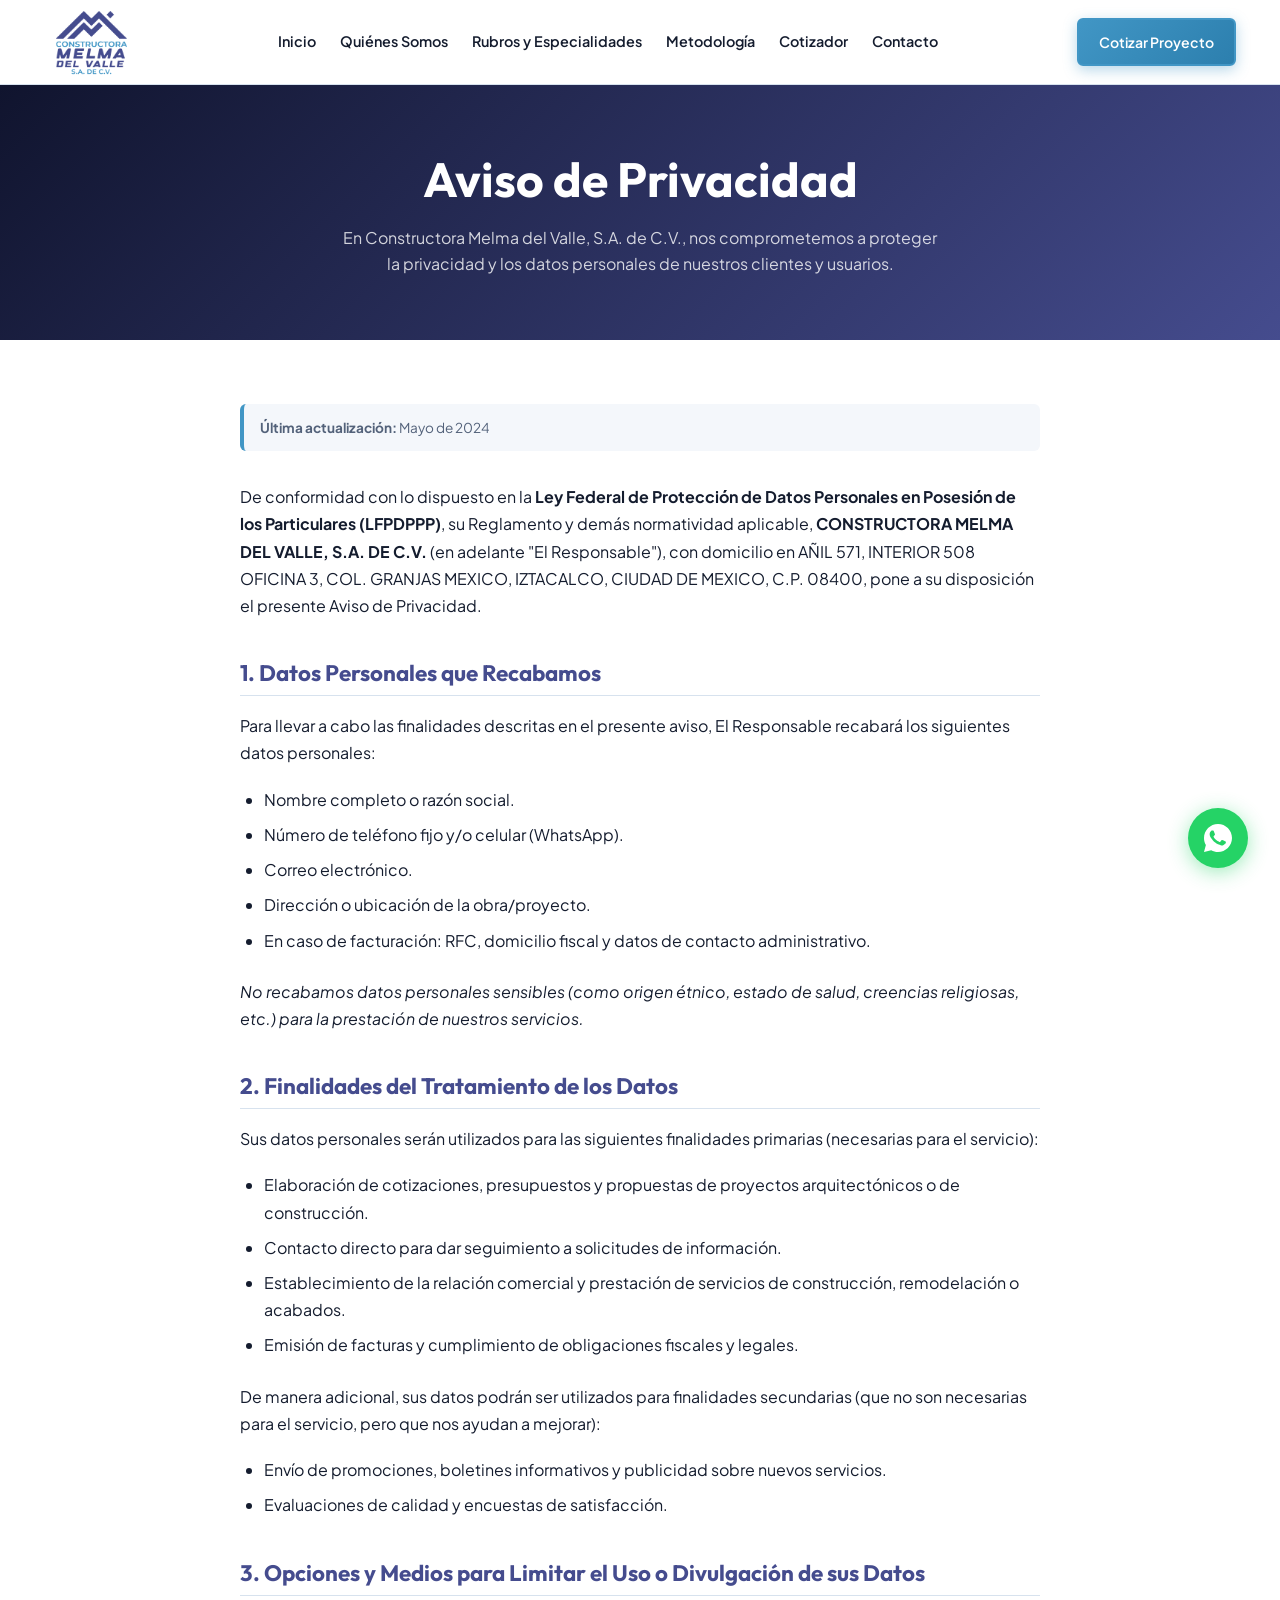
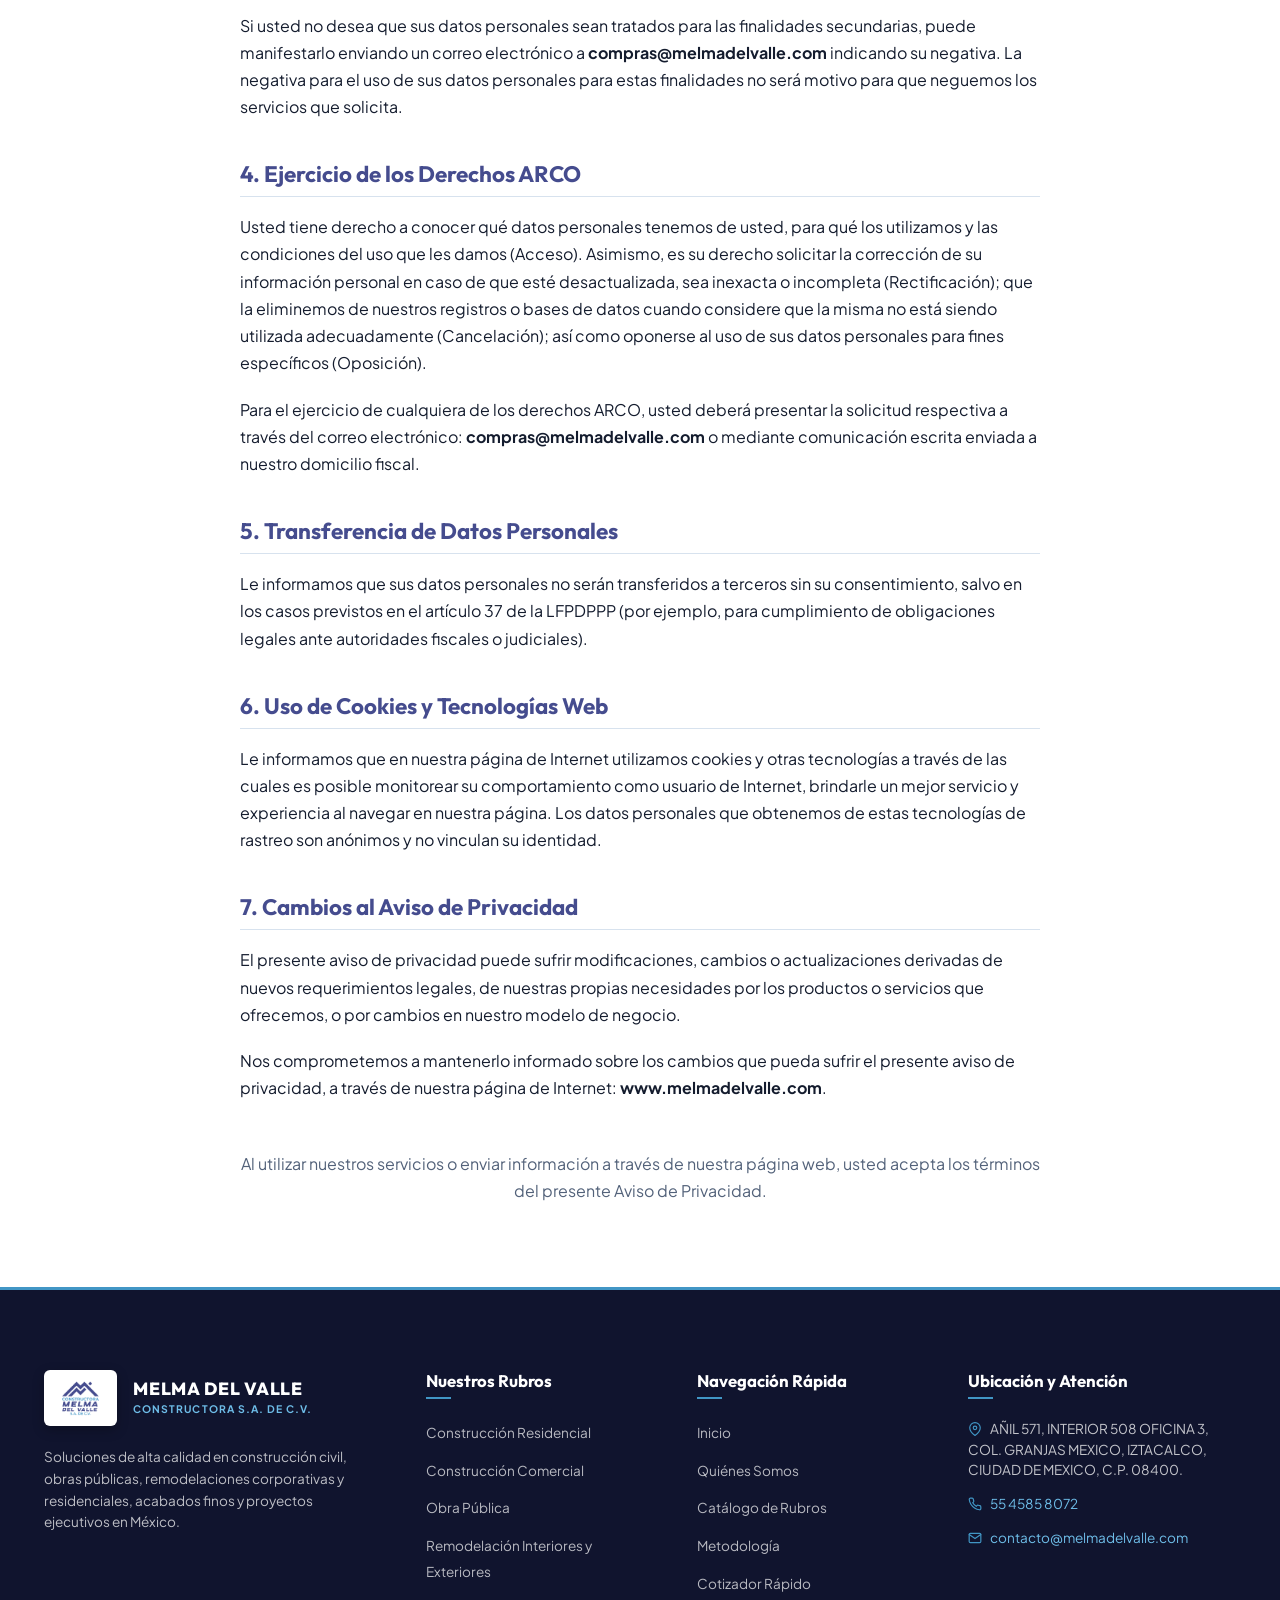
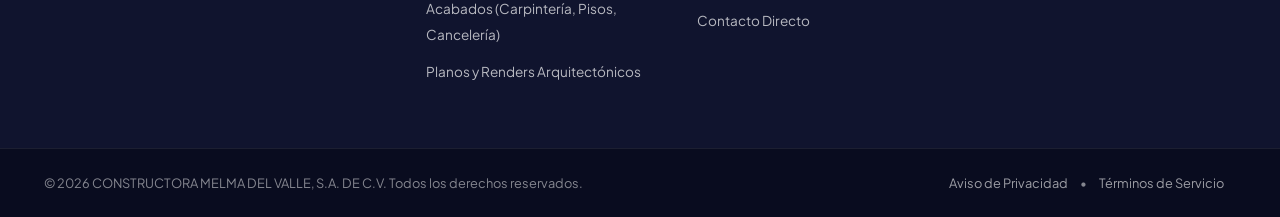
<file: aviso-privacidad.html>
<!DOCTYPE html>
<html lang="es">
<head>
  <meta charset="UTF-8">
  <meta name="viewport" content="width=device-width, initial-scale=1.0">
  <title>Aviso de Privacidad | Constructora Melma del Valle</title>
  <meta name="description" content="Aviso de Privacidad de Constructora Melma del Valle, S.A. de C.V. Conoce cómo protegemos y tratamos tus datos personales.">
  
  <!-- Favicon -->
  <link rel="icon" type="image/png" href="logo.png">

  <!-- Google Fonts -->
  <link rel="preconnect" href="https://fonts.googleapis.com">
  <link rel="preconnect" href="https://fonts.gstatic.com" crossorigin>
  <link href="https://fonts.googleapis.com/css2?family=Outfit:wght@400;500;600;700;800&family=Plus+Jakarta+Sans:wght@300;400;500;600;700;800&display=swap" rel="stylesheet">

  <!-- Reutilizamos tus estilos globales -->
  <link rel="stylesheet" href="styles.css">
  
  <!-- Estilos específicos para la página legal -->
  <style>
    .legal-hero {
      background: linear-gradient(135deg, var(--color-primary-deep) 0%, var(--color-primary) 100%);
      color: #ffffff;
      padding: 4rem 0 4rem;
      text-align: center;
    }
    .legal-hero h1 {
      color: #ffffff;
      font-size: clamp(2rem, 4vw, 3rem);
      margin-bottom: 1rem;
    }
    .legal-hero p {
      color: rgba(255, 255, 255, 0.8);
      max-width: 600px;
      margin: 0 auto;
    }

    .legal-content-wrapper {
      background-color: #ffffff;
      padding: 4rem 0;
    }
    
    .legal-content {
      max-width: 800px;
      margin: 0 auto;
      color: var(--color-text-main);
      font-size: 1rem;
      line-height: 1.7;
    }

    .legal-content h2 {
      font-size: 1.4rem;
      color: var(--color-primary);
      margin-top: 2.5rem;
      margin-bottom: 1rem;
      padding-bottom: 0.5rem;
      border-bottom: 1px solid var(--color-border);
    }

    .legal-content p {
      margin-bottom: 1.2rem;
    }

    .legal-content ul {
      list-style-type: disc;
      margin-left: 1.5rem;
      margin-bottom: 1.5rem;
    }

    .legal-content li {
      margin-bottom: 0.5rem;
    }

    .legal-update-date {
      font-size: 0.85rem;
      color: var(--color-text-muted);
      margin-bottom: 2rem;
      display: block;
      background-color: var(--color-bg-light);
      padding: 0.75rem 1rem;
      border-radius: var(--radius-sm);
      border-left: 4px solid var(--color-accent);
    }
  </style>
</head>
<body>

  <!-- NAVBAR -->
  <header class="navbar scrolled" id="navbar">
    <div class="container nav-container">
      <a href="index.html" class="logo">
        <img src="logo.png?v=3" alt="Constructora Melma del Valle" class="brand-logo-img">
      </a>

      <nav class="nav-menu" id="nav-menu">
        <ul class="nav-links">
          <li><a href="index.html" class="nav-link">Inicio</a></li>
          <li><a href="index.html#nosotros" class="nav-link">Quiénes Somos</a></li>
          <li><a href="index.html#rubros" class="nav-link">Rubros y Especialidades</a></li>
          <li><a href="index.html#proceso" class="nav-link">Metodología</a></li>
          <li><a href="index.html#cotizador" class="nav-link">Cotizador</a></li>
          <li><a href="index.html#contacto" class="nav-link">Contacto</a></li>
        </ul>
        <div class="nav-cta-mobile">
          <a href="index.html#cotizador" class="btn btn-primary btn-block">Cotizar Proyecto</a>
        </div>
      </nav>

      <div class="nav-actions">
        <a href="index.html#cotizador" class="btn btn-primary nav-cta">Cotizar Proyecto</a>
        <button class="hamburger" id="hamburger" aria-label="Abrir menú" aria-expanded="false" aria-controls="nav-menu">
          <span></span>
          <span></span>
          <span></span>
        </button>
      </div>
    </div>
  </header>

  <main>
    <!-- HEADER DE LA PÁGINA -->
    <section class="legal-hero">
      <div class="container">
        <h1>Aviso de Privacidad</h1>
        <p>En Constructora Melma del Valle, S.A. de C.V., nos comprometemos a proteger la privacidad y los datos personales de nuestros clientes y usuarios.</p>
      </div>
    </section>

    <!-- CONTENIDO LEGAL -->
    <section class="legal-content-wrapper">
      <div class="container">
        <div class="legal-content">
          <span class="legal-update-date"><strong>Última actualización:</strong> Mayo de 2024</span>

          <p>De conformidad con lo dispuesto en la <strong>Ley Federal de Protección de Datos Personales en Posesión de los Particulares (LFPDPPP)</strong>, su Reglamento y demás normatividad aplicable, <strong>CONSTRUCTORA MELMA DEL VALLE, S.A. DE C.V.</strong> (en adelante "El Responsable"), con domicilio en AÑIL 571, INTERIOR 508 OFICINA 3, COL. GRANJAS MEXICO, IZTACALCO, CIUDAD DE MEXICO, C.P. 08400, pone a su disposición el presente Aviso de Privacidad.</p>

          <h2>1. Datos Personales que Recabamos</h2>
          <p>Para llevar a cabo las finalidades descritas en el presente aviso, El Responsable recabará los siguientes datos personales:</p>
          <ul>
            <li>Nombre completo o razón social.</li>
            <li>Número de teléfono fijo y/o celular (WhatsApp).</li>
            <li>Correo electrónico.</li>
            <li>Dirección o ubicación de la obra/proyecto.</li>
            <li>En caso de facturación: RFC, domicilio fiscal y datos de contacto administrativo.</li>
          </ul>
          <p><em>No recabamos datos personales sensibles (como origen étnico, estado de salud, creencias religiosas, etc.) para la prestación de nuestros servicios.</em></p>

          <h2>2. Finalidades del Tratamiento de los Datos</h2>
          <p>Sus datos personales serán utilizados para las siguientes finalidades primarias (necesarias para el servicio):</p>
          <ul>
            <li>Elaboración de cotizaciones, presupuestos y propuestas de proyectos arquitectónicos o de construcción.</li>
            <li>Contacto directo para dar seguimiento a solicitudes de información.</li>
            <li>Establecimiento de la relación comercial y prestación de servicios de construcción, remodelación o acabados.</li>
            <li>Emisión de facturas y cumplimiento de obligaciones fiscales y legales.</li>
          </ul>
          <p>De manera adicional, sus datos podrán ser utilizados para finalidades secundarias (que no son necesarias para el servicio, pero que nos ayudan a mejorar):</p>
          <ul>
            <li>Envío de promociones, boletines informativos y publicidad sobre nuevos servicios.</li>
            <li>Evaluaciones de calidad y encuestas de satisfacción.</li>
          </ul>

          <h2>3. Opciones y Medios para Limitar el Uso o Divulgación de sus Datos</h2>
          <p>Si usted no desea que sus datos personales sean tratados para las finalidades secundarias, puede manifestarlo enviando un correo electrónico a <strong>compras@melmadelvalle.com</strong> indicando su negativa. La negativa para el uso de sus datos personales para estas finalidades no será motivo para que neguemos los servicios que solicita.</p>

          <h2>4. Ejercicio de los Derechos ARCO</h2>
          <p>Usted tiene derecho a conocer qué datos personales tenemos de usted, para qué los utilizamos y las condiciones del uso que les damos (Acceso). Asimismo, es su derecho solicitar la corrección de su información personal en caso de que esté desactualizada, sea inexacta o incompleta (Rectificación); que la eliminemos de nuestros registros o bases de datos cuando considere que la misma no está siendo utilizada adecuadamente (Cancelación); así como oponerse al uso de sus datos personales para fines específicos (Oposición).</p>
          <p>Para el ejercicio de cualquiera de los derechos ARCO, usted deberá presentar la solicitud respectiva a través del correo electrónico: <strong>compras@melmadelvalle.com</strong> o mediante comunicación escrita enviada a nuestro domicilio fiscal.</p>

          <h2>5. Transferencia de Datos Personales</h2>
          <p>Le informamos que sus datos personales no serán transferidos a terceros sin su consentimiento, salvo en los casos previstos en el artículo 37 de la LFPDPPP (por ejemplo, para cumplimiento de obligaciones legales ante autoridades fiscales o judiciales).</p>

          <h2>6. Uso de Cookies y Tecnologías Web</h2>
          <p>Le informamos que en nuestra página de Internet utilizamos cookies y otras tecnologías a través de las cuales es posible monitorear su comportamiento como usuario de Internet, brindarle un mejor servicio y experiencia al navegar en nuestra página. Los datos personales que obtenemos de estas tecnologías de rastreo son anónimos y no vinculan su identidad.</p>

          <h2>7. Cambios al Aviso de Privacidad</h2>
          <p>El presente aviso de privacidad puede sufrir modificaciones, cambios o actualizaciones derivadas de nuevos requerimientos legales, de nuestras propias necesidades por los productos o servicios que ofrecemos, o por cambios en nuestro modelo de negocio.</p>
          <p>Nos comprometemos a mantenerlo informado sobre los cambios que pueda sufrir el presente aviso de privacidad, a través de nuestra página de Internet: <strong>www.melmadelvalle.com</strong>.</p>

          <p style="margin-top: 3rem; text-align: center; color: var(--color-text-muted);">
            Al utilizar nuestros servicios o enviar información a través de nuestra página web, usted acepta los términos del presente Aviso de Privacidad.
          </p>
        </div>
      </div>
    </section>
  </main>

  <!-- FOOTER -->
  <footer class="footer">
    <div class="container footer-content">
      <div class="footer-col brand-col">
        <div class="footer-logo">
          <div class="footer-logo-box">
            <img src="logo.png" alt="Constructora Melma del Valle" class="f-logo-img">
          </div>
          <div class="footer-logo-text">
            <span class="f-brand">MELMA DEL VALLE</span>
            <span class="f-sub">CONSTRUCTORA S.A. DE C.V.</span>
          </div>
        </div>
        <p class="footer-text">
          Soluciones de alta calidad en construcción civil, obras públicas, remodelaciones corporativas y residenciales, acabados finos y proyectos ejecutivos en México.
        </p>
      </div>

      <div class="footer-col">
        <h4 class="footer-heading">Nuestros Rubros</h4>
        <ul class="footer-links">
          <li><a href="rubros/construccion.html">Construcción Residencial</a></li>
          <li><a href="rubros/construccion.html">Construcción Comercial</a></li>
          <li><a href="rubros/construccion.html">Obra Pública</a></li>
          <li><a href="rubros/remodelacion.html">Remodelación Interiores y Exteriores</a></li>
          <li><a href="rubros/acabados.html">Acabados (Carpintería, Pisos, Cancelería)</a></li>
          <li><a href="rubros/proyectos.html">Planos y Renders Arquitectónicos</a></li>
        </ul>
      </div>

      <div class="footer-col">
        <h4 class="footer-heading">Navegación Rápida</h4>
        <ul class="footer-links">
          <li><a href="index.html">Inicio</a></li>
          <li><a href="index.html#nosotros">Quiénes Somos</a></li>
          <li><a href="index.html#rubros">Catálogo de Rubros</a></li>
          <li><a href="index.html#proceso">Metodología</a></li>
          <li><a href="index.html#cotizador">Cotizador Rápido</a></li>
          <li><a href="index.html#contacto">Contacto Directo</a></li>
        </ul>
      </div>

      <div class="footer-col">
        <h4 class="footer-heading">Ubicación y Atención</h4>
        <p class="footer-contact-item">
          <img src="icons/ubicacion.svg" alt="Ubicación" class="inline-icon"> AÑIL 571, INTERIOR 508 OFICINA 3, COL. GRANJAS MEXICO, IZTACALCO, CIUDAD DE MEXICO, C.P. 08400.
        </p>
        <p class="footer-contact-item">
          <img src="icons/telefono.svg" alt="Teléfono" class="inline-icon"> <a href="tel:+525545858072">55 4585 8072</a>
        </p>
        <p class="footer-contact-item">
          <img src="icons/correo.svg" alt="Correo" class="inline-icon"> <a href="mailto:contacto@melmadelvalle.com">contacto@melmadelvalle.com</a>
        </p>
      </div>
    </div>

    <div class="footer-bottom">
      <div class="container footer-bottom-flex">
        <p>&copy; 2026 CONSTRUCTORA MELMA DEL VALLE, S.A. DE C.V. Todos los derechos reservados.</p>
        <div class="footer-legal-links">
          <a href="aviso-privacidad.html">Aviso de Privacidad</a>
          <span>•</span>
          <a href="terminos-servicio.html">Términos de Servicio</a>
          <span>
        </div>
      </div>
    </div>
  </footer>

  <!-- Floating WhatsApp Action Button -->
  <a href="https://wa.me/525545858072?text=Hola%20Constructora%20Melma%20del%20Valle,%20quisiera%20cotizar%20un%20proyecto" 
     class="whatsapp-floating-btn" 
     target="_blank" 
     rel="noopener noreferrer" 
     aria-label="Contactar por WhatsApp">
    <svg viewBox="0 0 32 32" fill="#ffffff" xmlns="http://www.w3.org/2000/svg">
      <path d="M16 2C8.28 2 2 8.28 2 16c0 2.56.68 4.96 1.88 7.04L2 30l7.2-1.84C11.24 29.32 13.56 30 16 30c7.72 0 14-6.28 14-14S23.72 2 16 2zm6.96 19.8c-.3.84-1.74 1.54-2.4 1.62-.64.08-1.44.12-4.58-1.18-3.98-1.64-6.52-5.68-6.72-5.94-.2-.26-1.6-2.14-1.6-4.08s1.02-2.9 1.38-3.3c.36-.4.78-.5 1.04-.5.26 0 .52 0 .74.02.24.02.56-.08.88.68.32.76 1.08 2.64 1.18 2.84.1.2.16.44.02.72-.14.28-.22.44-.42.68-.2.24-.44.54-.62.72-.22.22-.44.46-.2.88.24.42 1.08 1.78 2.32 2.88 1.6 1.42 2.94 1.86 3.36 2.06.42.2.68.18.92-.1.26-.3.98-1.14 1.24-1.54.26-.4.52-.34.88-.2.36.14 2.28 1.08 2.68 1.28.4.2.66.3.76.46.1.16.1.94-.2 1.78z"/>
    </svg>
    <span class="floating-tooltip">¿Deseas cotizar? Escríbenos</span>
  </a>

  <script src="script.js"></script>
</body>
</html>
</file>
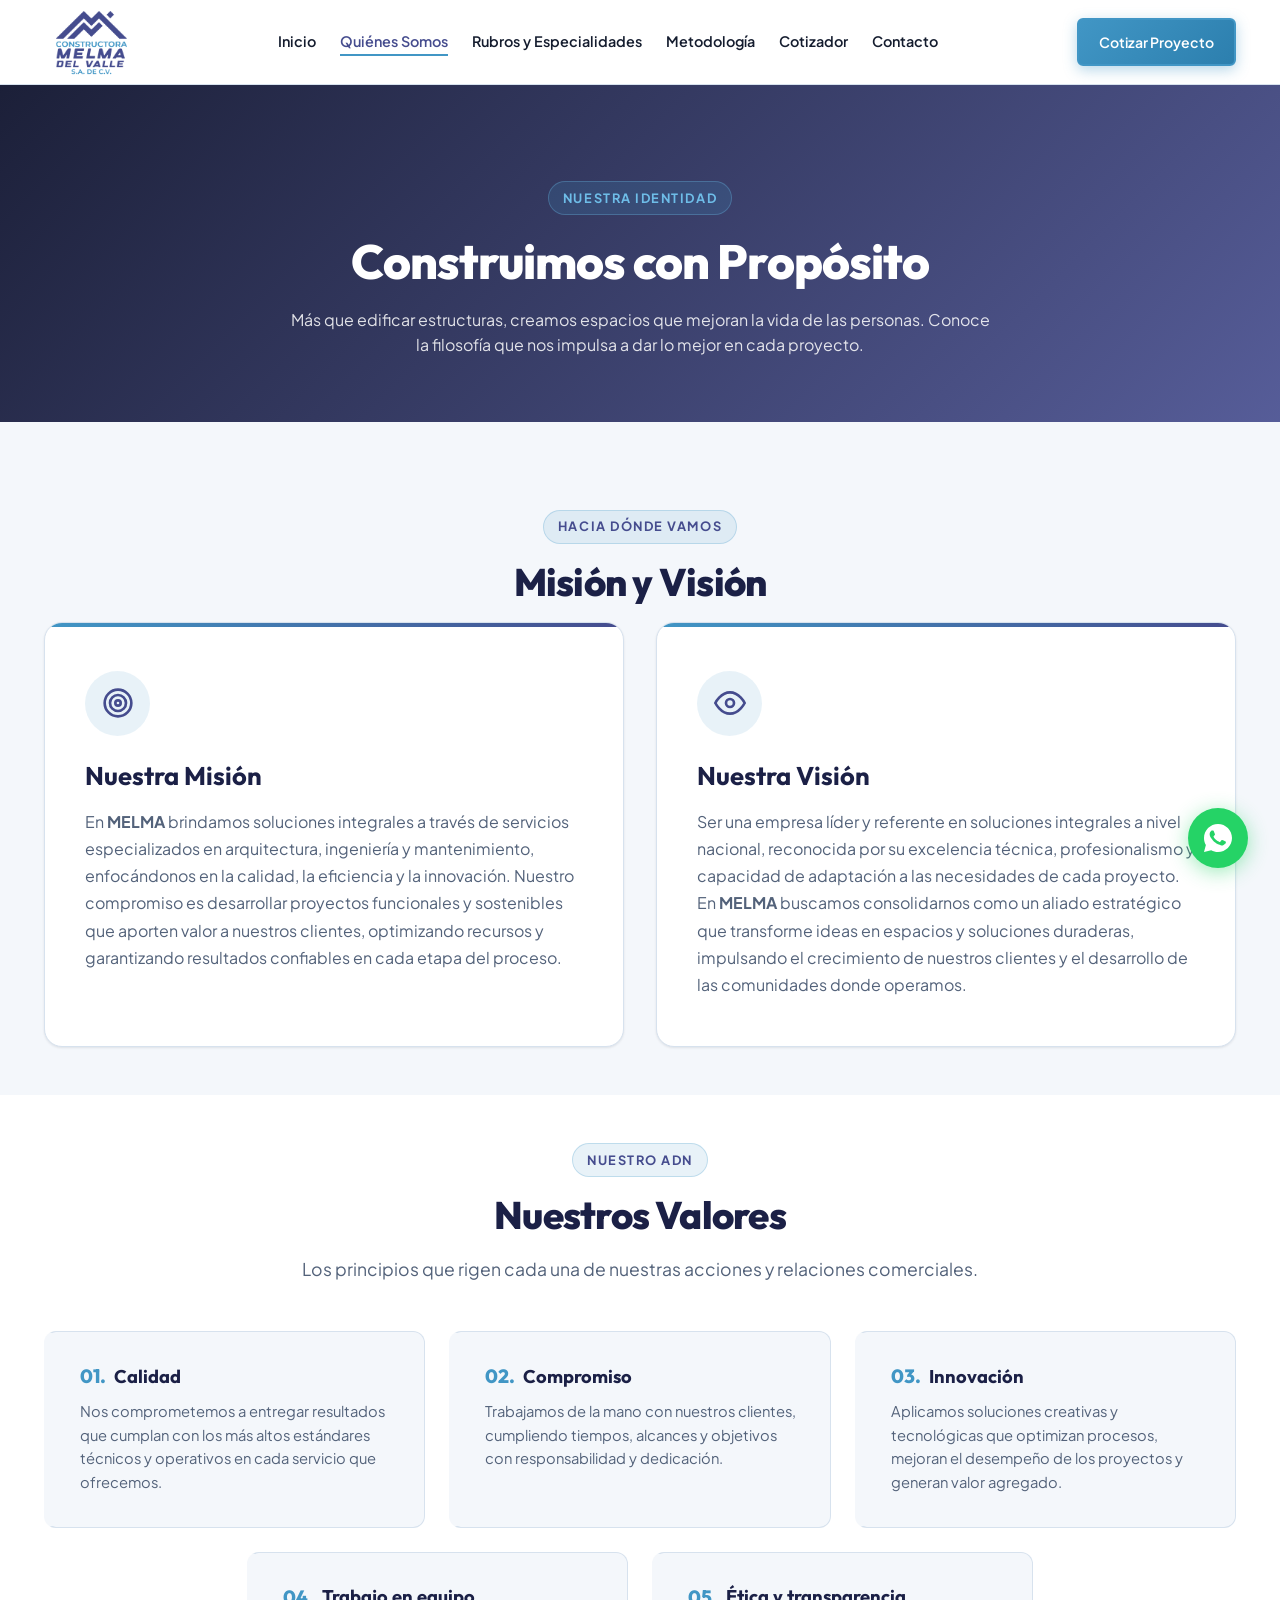
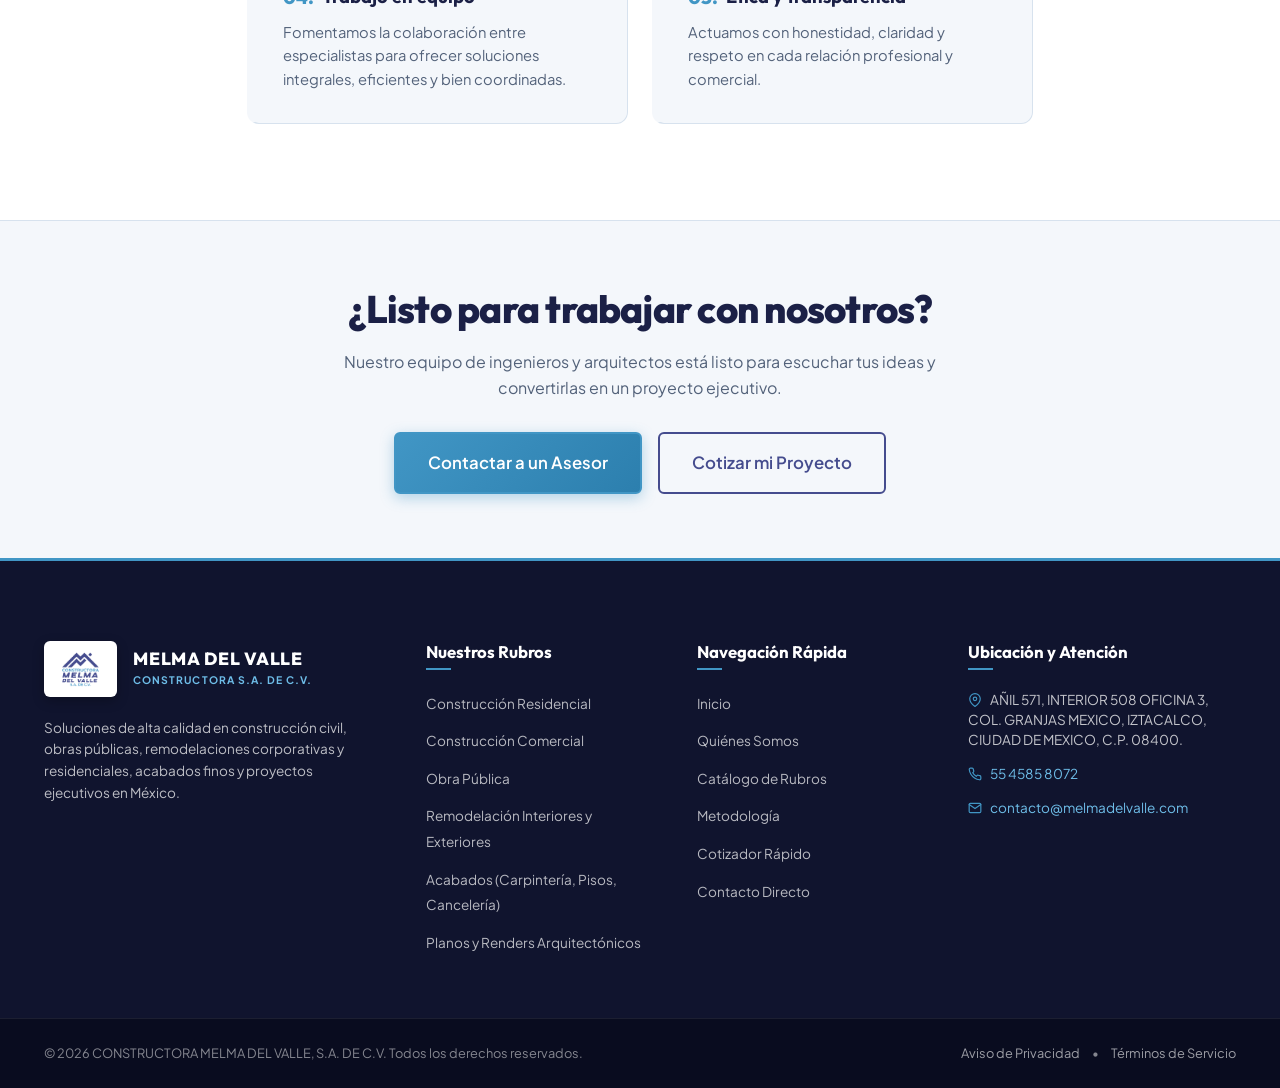
<file: nosotros.html>
<!DOCTYPE html>
<html lang="es">
<head>
  <meta charset="UTF-8">
  <meta name="viewport" content="width=device-width, initial-scale=1.0">
  <title>Nuestra Filosofía y Equipo | Constructora Melma del Valle</title>
  <meta name="description" content="Conoce la Misión, Visión y Valores de Constructora Melma del Valle. Somos una empresa mexicana comprometida con la excelencia, la ética y la innovación.">
  
  <!-- Favicon -->
  <link rel="icon" type="image/png" href="logo.png">

  <!-- Google Fonts -->
  <link rel="preconnect" href="https://fonts.googleapis.com">
  <link rel="preconnect" href="https://fonts.gstatic.com" crossorigin>
  <link href="https://fonts.googleapis.com/css2?family=Outfit:wght@400;500;600;700;800&family=Plus+Jakarta+Sans:wght@300;400;500;600;700;800&display=swap" rel="stylesheet">

  <!-- Estilos globales -->
  <link rel="stylesheet" href="styles.css">
  
  <!-- Estilos específicos para esta página -->
  <style>
    .inner-hero {
      background: linear-gradient(135deg, rgba(16, 20, 46, 0.95) 0%, rgba(69, 76, 142, 0.9) 100%),
                  url('https://images.unsplash.com/photo-1541888946425-d0fbb186c5f6?auto=format&fit=crop&w=1920&q=80') center/cover no-repeat;
      color: #ffffff;
      padding: 6rem 0 4rem;
      text-align: center;
    }
    .inner-hero .section-title { color: #ffffff; font-size: clamp(2rem, 4vw, 3rem); }
    .inner-hero p { color: rgba(255, 255, 255, 0.85); max-width: 700px; margin: 0 auto; }

    /* Sección Misión y Visión */
    .mv-section { background-color: var(--color-bg-light); padding: 5.5rem 0 3rem; }
    .mv-grid {
      display: grid;
      grid-template-columns: repeat(auto-fit, minmax(400px, 1fr));
      gap: 2rem;
    }
    .mv-card {
      background-color: #ffffff;
      border: 1px solid var(--color-border);
      border-radius: var(--radius-lg);
      padding: 3rem 2.5rem;
      box-shadow: var(--shadow-sm);
      transition: var(--transition-normal);
      position: relative;
      overflow: hidden;
    }
    .mv-card::before {
      content: '';
      position: absolute; top: 0; left: 0; width: 100%; height: 4px;
      background: linear-gradient(90deg, var(--color-accent), var(--color-primary));
    }
    .mv-card:hover { transform: translateY(-5px); box-shadow: var(--shadow-lg); }
    .mv-icon {
      width: 65px; height: 65px;
      background-color: var(--color-accent-soft);
      color: var(--color-primary);
      border-radius: 50%;
      display: flex; align-items: center; justify-content: center;
      margin-bottom: 1.5rem;
    }
    .mv-icon svg { width: 32px; height: 32px; }
    .mv-card h3 { font-size: 1.6rem; color: var(--color-primary-dark); margin-bottom: 1rem; }
    .mv-card p { font-size: 1rem; color: var(--color-text-muted); line-height: 1.7; }

    /* Sección Valores */
    .valores-section { background-color: #ffffff; padding: 3rem 0 6rem; }
    
    /* Flexbox para centrar la última fila de tarjetas */
    .valores-grid {
      display: flex;
      flex-wrap: wrap;
      justify-content: center; 
      gap: 1.5rem;
      margin-top: 3rem;
    }
    
    .valor-card {
      background-color: var(--color-bg-light);
      border: 1px solid var(--color-border);
      border-radius: var(--radius-md);
      padding: 2rem;
      transition: var(--transition-normal);
      border-left: 4px solid transparent;
      
      /* Forzamos 3 columnas en escritorio */
      width: 100%;
      max-width: calc(33.333% - 1rem); 
    }
    
    .valor-card:hover {
      border-left-color: var(--color-accent);
      box-shadow: var(--shadow-md);
      background-color: #ffffff;
    }
    
    .valor-card h4 {
      font-size: 1.15rem;
      color: var(--color-primary-dark);
      margin-bottom: 0.75rem;
      display: flex;
      align-items: center;
      gap: 0.5rem;
    }
    .valor-card h4 span {
      color: var(--color-accent);
      font-size: 1.2rem;
      font-weight: 800;
    }
    .valor-card p {
      font-size: 0.92rem;
      color: var(--color-text-muted);
      line-height: 1.6;
    }

    .team-cta { background-color: var(--color-bg-light); padding: 4rem 0; text-align: center; border-top: 1px solid var(--color-border); }

    /* Responsive para móviles y tablets */
    @media (max-width: 992px) {
      .valor-card {
        max-width: calc(50% - 1rem); /* 2 columnas en tablets */
      }
    }

    @media (max-width: 768px) {
      .mv-grid { grid-template-columns: 1fr; }
      .mv-card { padding: 2rem 1.5rem; }
      
      .valor-card {
        max-width: 100%; /* 1 columna en celular */
      }
    }
  </style>
</head>
<body>

  <!-- NAVBAR -->
  <header class="navbar scrolled" id="navbar">
    <div class="container nav-container">
      <a href="index.html" class="logo">
        <img src="logo.png?v=3" alt="Constructora Melma del Valle" class="brand-logo-img">
      </a>

      <nav class="nav-menu" id="nav-menu">
        <ul class="nav-links">
          <li><a href="index.html" class="nav-link">Inicio</a></li>
          <li><a href="nosotros.html" class="nav-link active">Quiénes Somos</a></li>
          <li><a href="index.html#rubros" class="nav-link">Rubros y Especialidades</a></li>
          <li><a href="index.html#proceso" class="nav-link">Metodología</a></li>
          <li><a href="index.html#cotizador" class="nav-link">Cotizador</a></li>
          <li><a href="index.html#contacto" class="nav-link">Contacto</a></li>
        </ul>
      </nav>

      <div class="nav-actions">
        <a href="index.html#cotizador" class="btn btn-primary nav-cta">Cotizar Proyecto</a>
        <button class="hamburger" id="hamburger" aria-label="Abrir menú" aria-expanded="false" aria-controls="nav-menu">
          <span></span>
          <span></span>
          <span></span>
        </button>
      </div>
    </div>
  </header>

  <main>
    <!-- HERO -->
    <section class="inner-hero">
      <div class="container">
        <span class="section-tag light" style="margin-bottom: 1rem;">Nuestra Identidad</span>
        <h1 class="section-title">Construimos con Propósito</h1>
        <p>Más que edificar estructuras, creamos espacios que mejoran la vida de las personas. Conoce la filosofía que nos impulsa a dar lo mejor en cada proyecto.</p>
      </div>
    </section>

    <!-- MISIÓN Y VISIÓN -->
    <section class="mv-section">
      <div class="container">
        <div class="section-header text-center" style="margin-bottom: 1rem;">
          <span class="section-tag">Hacia Dónde Vamos</span>
          <h2 class="section-title">Misión y Visión</h2>
        </div>

        <div class="mv-grid">
          <!-- Misión -->
          <div class="mv-card">
            <div class="mv-icon">
              <svg viewBox="0 0 24 24" fill="none" stroke="currentColor" stroke-width="2" stroke-linecap="round" stroke-linejoin="round"><circle cx="12" cy="12" r="10"></circle><circle cx="12" cy="12" r="6"></circle><circle cx="12" cy="12" r="2"></circle></svg>
            </div>
            <h3>Nuestra Misión</h3>
            <p>En <strong>MELMA</strong> brindamos soluciones integrales a través de servicios especializados en arquitectura, ingeniería y mantenimiento, enfocándonos en la calidad, la eficiencia y la innovación. Nuestro compromiso es desarrollar proyectos funcionales y sostenibles que aporten valor a nuestros clientes, optimizando recursos y garantizando resultados confiables en cada etapa del proceso.</p>
          </div>

          <!-- Visión -->
          <div class="mv-card">
            <div class="mv-icon">
              <svg viewBox="0 0 24 24" fill="none" stroke="currentColor" stroke-width="2" stroke-linecap="round" stroke-linejoin="round"><path d="M1 12s4-8 11-8 11 8 11 8-4 8-11 8-11-8-11-8z"></path><circle cx="12" cy="12" r="3"></circle></svg>
            </div>
            <h3>Nuestra Visión</h3>
            <p>Ser una empresa líder y referente en soluciones integrales a nivel nacional, reconocida por su excelencia técnica, profesionalismo y capacidad de adaptación a las necesidades de cada proyecto. En <strong>MELMA</strong> buscamos consolidarnos como un aliado estratégico que transforme ideas en espacios y soluciones duraderas, impulsando el crecimiento de nuestros clientes y el desarrollo de las comunidades donde operamos.</p>
          </div>
        </div>
      </div>
    </section>

    <!-- VALORES -->
    <section class="valores-section">
      <div class="container">
        <div class="section-header text-center" style="margin-bottom: 1rem;">
          <span class="section-tag">Nuestro ADN</span>
          <h2 class="section-title">Nuestros Valores</h2>
          <p class="section-subtitle">Los principios que rigen cada una de nuestras acciones y relaciones comerciales.</p>
        </div>

        <div class="valores-grid">
          <!-- Calidad -->
          <div class="valor-card">
            <h4><span>01.</span> Calidad</h4>
            <p>Nos comprometemos a entregar resultados que cumplan con los más altos estándares técnicos y operativos en cada servicio que ofrecemos.</p>
          </div>

          <!-- Compromiso -->
          <div class="valor-card">
            <h4><span>02.</span> Compromiso</h4>
            <p>Trabajamos de la mano con nuestros clientes, cumpliendo tiempos, alcances y objetivos con responsabilidad y dedicación.</p>
          </div>

          <!-- Innovación -->
          <div class="valor-card">
            <h4><span>03.</span> Innovación</h4>
            <p>Aplicamos soluciones creativas y tecnológicas que optimizan procesos, mejoran el desempeño de los proyectos y generan valor agregado.</p>
          </div>

          <!-- Trabajo en equipo -->
          <div class="valor-card">
            <h4><span>04.</span> Trabajo en equipo</h4>
            <p>Fomentamos la colaboración entre especialistas para ofrecer soluciones integrales, eficientes y bien coordinadas.</p>
          </div>

          <!-- Ética y transparencia -->
          <div class="valor-card">
            <h4><span>05.</span> Ética y transparencia</h4>
            <p>Actuamos con honestidad, claridad y respeto en cada relación profesional y comercial.</p>
          </div>
        </div>
      </div>
    </section>

    <!-- CTA FINAL -->
    <section class="team-cta">
      <div class="container">
        <h2 class="section-title">¿Listo para trabajar con nosotros?</h2>
        <p class="text-muted" style="max-width: 600px; margin: 0 auto 2rem;">Nuestro equipo de ingenieros y arquitectos está listo para escuchar tus ideas y convertirlas en un proyecto ejecutivo.</p>
        <div style="display: flex; gap: 1rem; justify-content: center; flex-wrap: wrap;">
          <a href="index.html#contacto" class="btn btn-primary btn-lg">Contactar a un Asesor</a>
          <a href="index.html#cotizador" class="btn btn-outline btn-lg">Cotizar mi Proyecto</a>
        </div>
      </div>
    </section>
  </main>

  <!-- FOOTER -->
  <footer class="footer">
    <div class="container footer-content">
      <div class="footer-col brand-col">
        <div class="footer-logo">
          <div class="footer-logo-box">
            <img src="logo.png" alt="Constructora Melma del Valle" class="f-logo-img">
          </div>
          <div class="footer-logo-text">
            <span class="f-brand">MELMA DEL VALLE</span>
            <span class="f-sub">CONSTRUCTORA S.A. DE C.V.</span>
          </div>
        </div>
        <p class="footer-text">
          Soluciones de alta calidad en construcción civil, obras públicas, remodelaciones corporativas y residenciales, acabados finos y proyectos ejecutivos en México.
        </p>
      </div>

      <div class="footer-col">
        <h4 class="footer-heading">Nuestros Rubros</h4>
        <ul class="footer-links">
          <li><a href="rubros/construccion.html">Construcción Residencial</a></li>
          <li><a href="rubros/construccion.html">Construcción Comercial</a></li>
          <li><a href="rubros/construccion.html">Obra Pública</a></li>
          <li><a href="rubros/remodelacion.html">Remodelación Interiores y Exteriores</a></li>
          <li><a href="rubros/acabados.html">Acabados (Carpintería, Pisos, Cancelería)</a></li>
          <li><a href="rubros/proyectos.html">Planos y Renders Arquitectónicos</a></li>
        </ul>
      </div>

      <div class="footer-col">
        <h4 class="footer-heading">Navegación Rápida</h4>
        <ul class="footer-links">
          <li><a href="index.html">Inicio</a></li>
          <li><a href="nosotros.html">Quiénes Somos</a></li>
          <li><a href="index.html#rubros">Catálogo de Rubros</a></li>
          <li><a href="index.html#proceso">Metodología</a></li>
          <li><a href="index.html#cotizador">Cotizador Rápido</a></li>
          <li><a href="index.html#contacto">Contacto Directo</a></li>
        </ul>
      </div>

      <div class="footer-col">
        <h4 class="footer-heading">Ubicación y Atención</h4>
        <p class="footer-contact-item">
          <img src="icons/ubicacion.svg" alt="Ubicación" class="inline-icon"> AÑIL 571, INTERIOR 508 OFICINA 3, COL. GRANJAS MEXICO, IZTACALCO, CIUDAD DE MEXICO, C.P. 08400.
        </p>
        <p class="footer-contact-item">
          <img src="icons/telefono.svg" alt="Teléfono" class="inline-icon"> <a href="tel:+525545858072">55 4585 8072</a>
        </p>
        <p class="footer-contact-item">
          <img src="icons/correo.svg" alt="Correo" class="inline-icon"> <a href="mailto:contacto@melmadelvalle.com">contacto@melmadelvalle.com</a>
        </p>
      </div>
    </div>

    <div class="footer-bottom">
      <div class="container footer-bottom-flex">
        <p>&copy; 2026 CONSTRUCTORA MELMA DEL VALLE, S.A. DE C.V. Todos los derechos reservados.</p>
        <div class="footer-legal-links">
          <a href="aviso-privacidad.html">Aviso de Privacidad</a>
          <span>•</span>
          <a href="terminos-servicio.html">Términos de Servicio</a>
        </div>
      </div>
    </div>
  </footer>

  <!-- Floating WhatsApp Action Button -->
  <a href="https://wa.me/525545858072?text=Hola%20Constructora%20Melma%20del%20Valle,%20quisiera%20cotizar%20un%20proyecto" 
     class="whatsapp-floating-btn" 
     target="_blank" 
     rel="noopener noreferrer" 
     aria-label="Contactar por WhatsApp">
    <svg viewBox="0 0 32 32" fill="#ffffff" xmlns="http://www.w3.org/2000/svg">
      <path d="M16 2C8.28 2 2 8.28 2 16c0 2.56.68 4.96 1.88 7.04L2 30l7.2-1.84C11.24 29.32 13.56 30 16 30c7.72 0 14-6.28 14-14S23.72 2 16 2zm6.96 19.8c-.3.84-1.74 1.54-2.4 1.62-.64.08-1.44.12-4.58-1.18-3.98-1.64-6.52-5.68-6.72-5.94-.2-.26-1.6-2.14-1.6-4.08s1.02-2.9 1.38-3.3c.36-.4.78-.5 1.04-.5.26 0 .52 0 .74.02.24.02.56-.08.88.68.32.76 1.08 2.64 1.18 2.84.1.2.16.44.02.72-.14.28-.22.44-.42.68-.2.24-.44.54-.62.72-.22.22-.44.46-.2.88.24.42 1.08 1.78 2.32 2.88 1.6 1.42 2.94 1.86 3.36 2.06.42.2.68.18.92-.1.26-.3.98-1.14 1.24-1.54.26-.4.52-.34.88-.2.36.14 2.28 1.08 2.68 1.28.4.2.66.3.76.46.1.16.1.94-.2 1.78z"/>
    </svg>
    <span class="floating-tooltip">¿Deseas cotizar? Escríbenos</span>
  </a>

  <script src="script.js"></script>
</body>
</html>
</file>
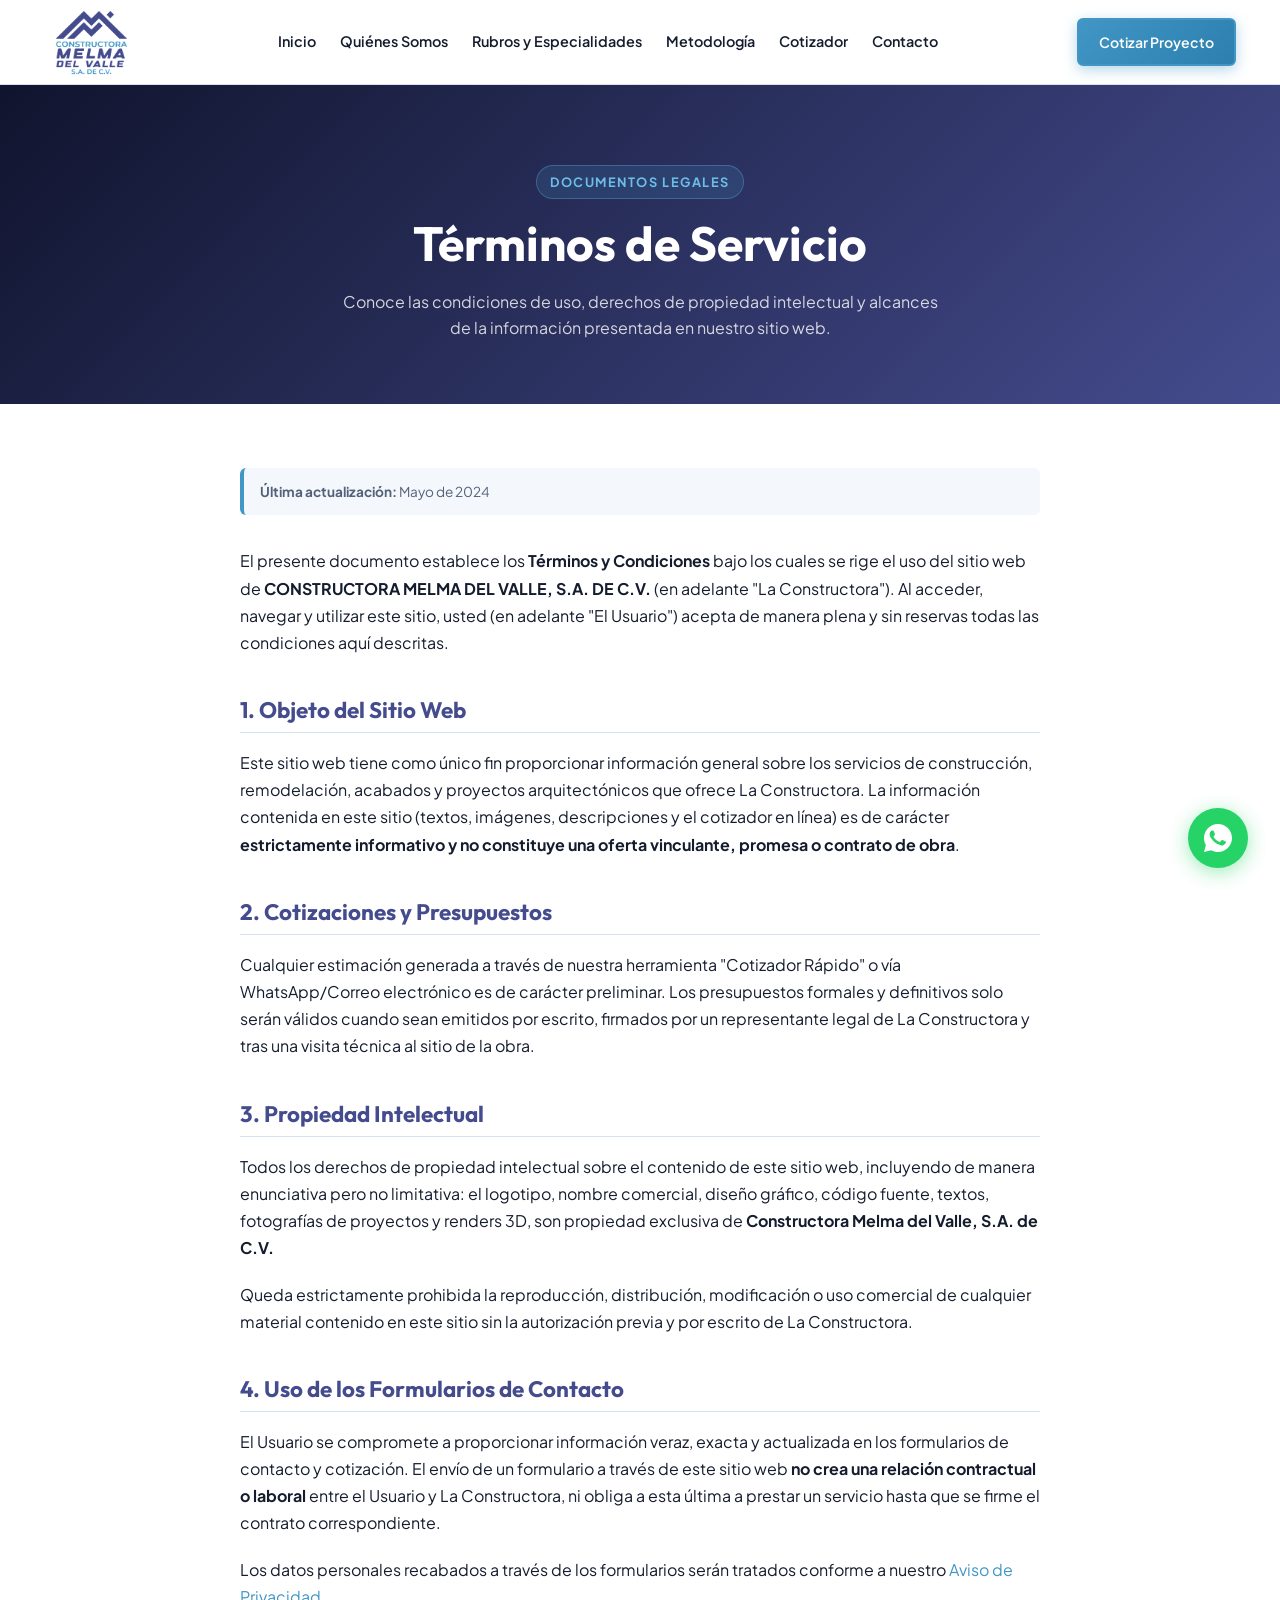
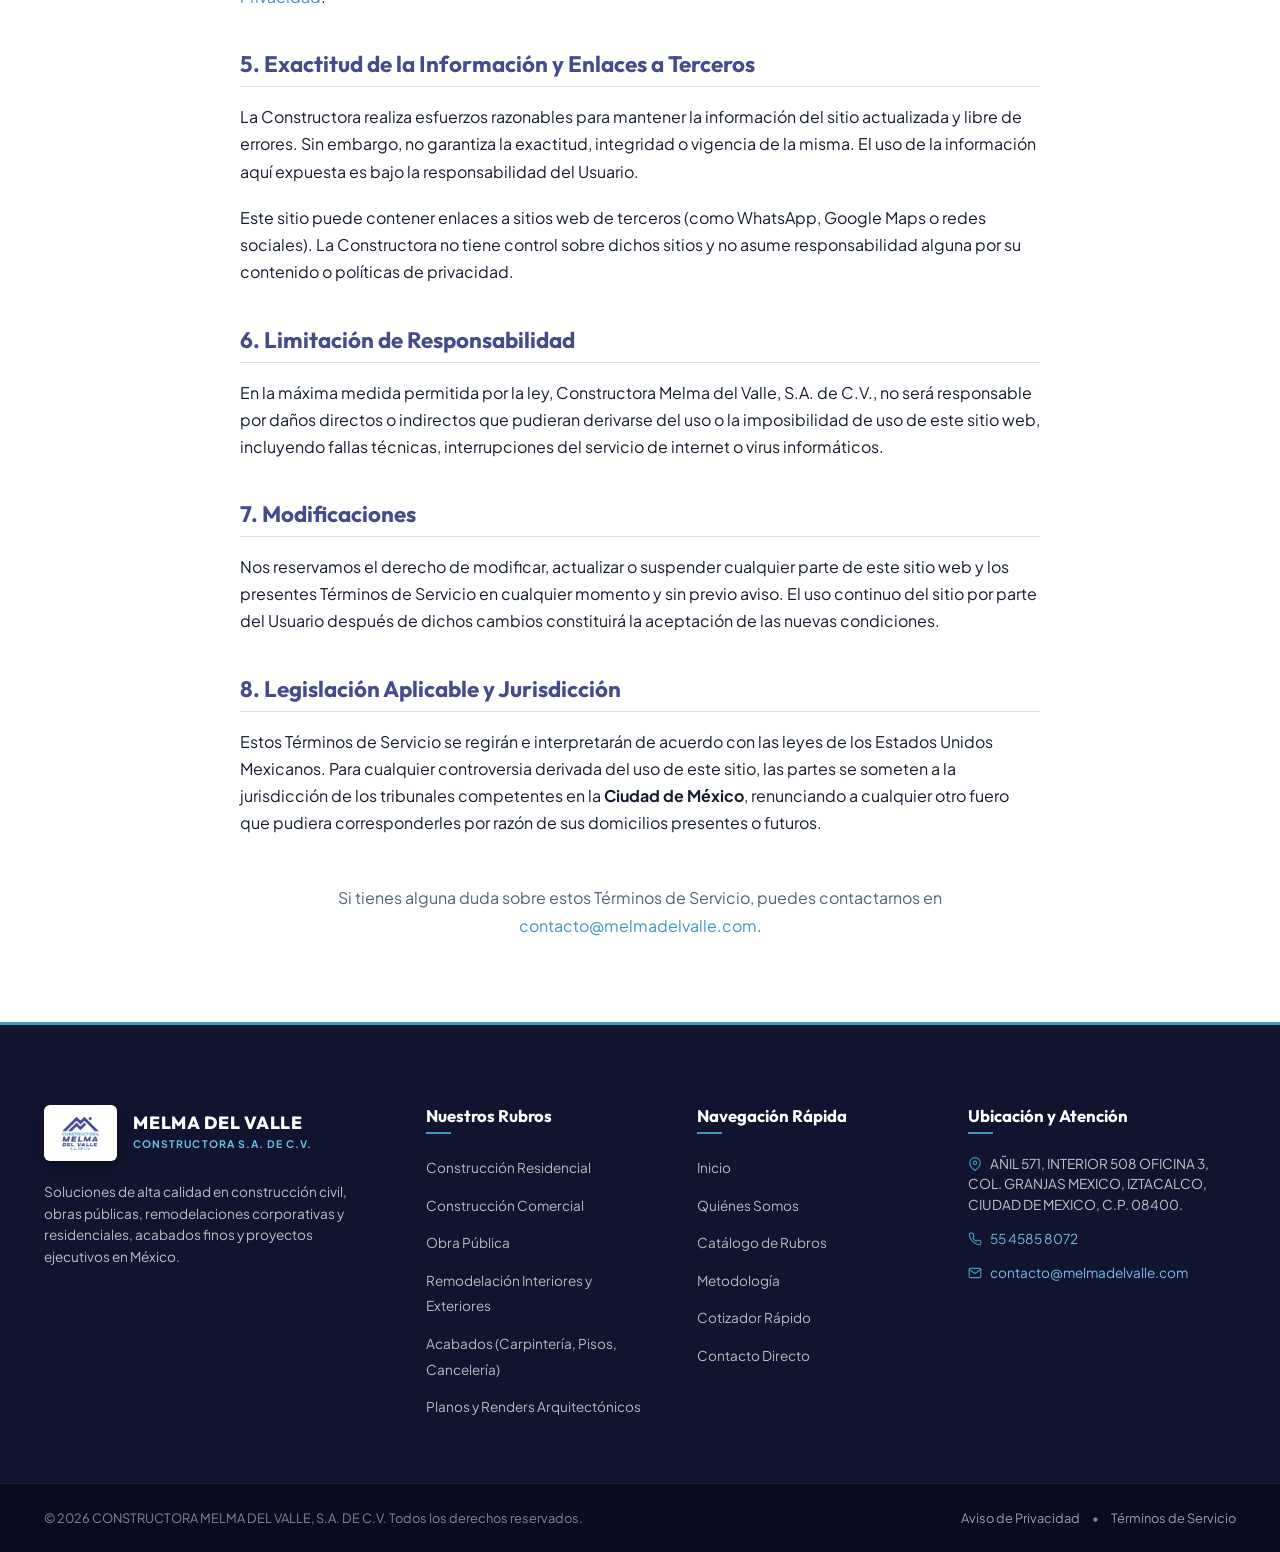
<file: terminos-servicio.html>
<!DOCTYPE html>
<html lang="es">
<head>
  <meta charset="UTF-8">
  <meta name="viewport" content="width=device-width, initial-scale=1.0">
  <title>Términos de Servicio | Constructora Melma del Valle</title>
  <meta name="description" content="Términos y Condiciones de uso del sitio web de Constructora Melma del Valle, S.A. de C.V.">
  
  <!-- Favicon -->
  <link rel="icon" type="image/png" href="logo.png">

  <!-- Google Fonts -->
  <link rel="preconnect" href="https://fonts.googleapis.com">
  <link rel="preconnect" href="https://fonts.gstatic.com" crossorigin>
  <link href="https://fonts.googleapis.com/css2?family=Outfit:wght@400;500;600;700;800&family=Plus+Jakarta+Sans:wght@300;400;500;600;700;800&display=swap" rel="stylesheet">

  <!-- Reutilizamos tus estilos globales -->
  <link rel="stylesheet" href="styles.css">
  
  <!-- Estilos específicos para la página legal -->
  <style>
    .legal-hero {
      background: linear-gradient(135deg, var(--color-primary-deep) 0%, var(--color-primary) 100%);
      color: #ffffff;
      padding: 5rem 0 4rem;
      text-align: center;
    }
    .legal-hero h1 {
      color: #ffffff;
      font-size: clamp(2rem, 4vw, 3rem);
      margin-bottom: 1rem;
    }
    .legal-hero p {
      color: rgba(255, 255, 255, 0.8);
      max-width: 600px;
      margin: 0 auto;
    }

    .legal-content-wrapper {
      background-color: #ffffff;
      padding: 4rem 0;
    }
    
    .legal-content {
      max-width: 800px;
      margin: 0 auto;
      color: var(--color-text-main);
      font-size: 1rem;
      line-height: 1.7;
    }

    .legal-content h2 {
      font-size: 1.4rem;
      color: var(--color-primary);
      margin-top: 2.5rem;
      margin-bottom: 1rem;
      padding-bottom: 0.5rem;
      border-bottom: 1px solid var(--color-border);
    }

    .legal-content p {
      margin-bottom: 1.2rem;
    }

    .legal-content ul {
      list-style-type: disc;
      margin-left: 1.5rem;
      margin-bottom: 1.5rem;
    }

    .legal-content li {
      margin-bottom: 0.5rem;
    }

    .legal-update-date {
      font-size: 0.85rem;
      color: var(--color-text-muted);
      margin-bottom: 2rem;
      display: block;
      background-color: var(--color-bg-light);
      padding: 0.75rem 1rem;
      border-radius: var(--radius-sm);
      border-left: 4px solid var(--color-accent);
    }
  </style>
</head>
<body>

  <!-- NAVBAR -->
  <header class="navbar scrolled" id="navbar">
    <div class="container nav-container">
      <a href="index.html" class="logo">
        <img src="logo.png?v=3" alt="Constructora Melma del Valle" class="brand-logo-img">
      </a>

      <nav class="nav-menu" id="nav-menu">
        <ul class="nav-links">
          <li><a href="index.html" class="nav-link">Inicio</a></li>
          <li><a href="index.html#nosotros" class="nav-link">Quiénes Somos</a></li>
          <li><a href="index.html#rubros" class="nav-link">Rubros y Especialidades</a></li>
          <li><a href="index.html#proceso" class="nav-link">Metodología</a></li>
          <li><a href="index.html#cotizador" class="nav-link">Cotizador</a></li>
          <li><a href="index.html#contacto" class="nav-link">Contacto</a></li>
        </ul>
      </nav>

      <div class="nav-actions">
        <a href="index.html#cotizador" class="btn btn-primary nav-cta">Cotizar Proyecto</a>
        <button class="hamburger" id="hamburger" aria-label="Abrir menú" aria-expanded="false" aria-controls="nav-menu">
          <span></span>
          <span></span>
          <span></span>
        </button>
      </div>
    </div>
  </header>

  <main>
    <!-- HEADER DE LA PÁGINA -->
    <section class="legal-hero">
      <div class="container">
        <span class="section-tag light">Documentos Legales</span>
        <h1>Términos de Servicio</h1>
        <p>Conoce las condiciones de uso, derechos de propiedad intelectual y alcances de la información presentada en nuestro sitio web.</p>
      </div>
    </section>

    <!-- CONTENIDO LEGAL -->
    <section class="legal-content-wrapper">
      <div class="container">
        <div class="legal-content">
          <span class="legal-update-date"><strong>Última actualización:</strong> Mayo de 2024</span>

          <p>El presente documento establece los <strong>Términos y Condiciones</strong> bajo los cuales se rige el uso del sitio web de <strong>CONSTRUCTORA MELMA DEL VALLE, S.A. DE C.V.</strong> (en adelante "La Constructora"). Al acceder, navegar y utilizar este sitio, usted (en adelante "El Usuario") acepta de manera plena y sin reservas todas las condiciones aquí descritas.</p>

          <h2>1. Objeto del Sitio Web</h2>
          <p>Este sitio web tiene como único fin proporcionar información general sobre los servicios de construcción, remodelación, acabados y proyectos arquitectónicos que ofrece La Constructora. La información contenida en este sitio (textos, imágenes, descripciones y el cotizador en línea) es de carácter <strong>estrictamente informativo y no constituye una oferta vinculante, promesa o contrato de obra</strong>.</p>

          <h2>2. Cotizaciones y Presupuestos</h2>
          <p>Cualquier estimación generada a través de nuestra herramienta "Cotizador Rápido" o vía WhatsApp/Correo electrónico es de carácter preliminar. Los presupuestos formales y definitivos solo serán válidos cuando sean emitidos por escrito, firmados por un representante legal de La Constructora y tras una visita técnica al sitio de la obra.</p>

          <h2>3. Propiedad Intelectual</h2>
          <p>Todos los derechos de propiedad intelectual sobre el contenido de este sitio web, incluyendo de manera enunciativa pero no limitativa: el logotipo, nombre comercial, diseño gráfico, código fuente, textos, fotografías de proyectos y renders 3D, son propiedad exclusiva de <strong>Constructora Melma del Valle, S.A. de C.V.</strong></p>
          <p>Queda estrictamente prohibida la reproducción, distribución, modificación o uso comercial de cualquier material contenido en este sitio sin la autorización previa y por escrito de La Constructora.</p>

          <h2>4. Uso de los Formularios de Contacto</h2>
          <p>El Usuario se compromete a proporcionar información veraz, exacta y actualizada en los formularios de contacto y cotización. El envío de un formulario a través de este sitio web <strong>no crea una relación contractual o laboral</strong> entre el Usuario y La Constructora, ni obliga a esta última a prestar un servicio hasta que se firme el contrato correspondiente.</p>
          <p>Los datos personales recabados a través de los formularios serán tratados conforme a nuestro <a href="aviso-privacidad.html" class="text-accent">Aviso de Privacidad</a>.</p>

          <h2>5. Exactitud de la Información y Enlaces a Terceros</h2>
          <p>La Constructora realiza esfuerzos razonables para mantener la información del sitio actualizada y libre de errores. Sin embargo, no garantiza la exactitud, integridad o vigencia de la misma. El uso de la información aquí expuesta es bajo la responsabilidad del Usuario.</p>
          <p>Este sitio puede contener enlaces a sitios web de terceros (como WhatsApp, Google Maps o redes sociales). La Constructora no tiene control sobre dichos sitios y no asume responsabilidad alguna por su contenido o políticas de privacidad.</p>

          <h2>6. Limitación de Responsabilidad</h2>
          <p>En la máxima medida permitida por la ley, Constructora Melma del Valle, S.A. de C.V., no será responsable por daños directos o indirectos que pudieran derivarse del uso o la imposibilidad de uso de este sitio web, incluyendo fallas técnicas, interrupciones del servicio de internet o virus informáticos.</p>

          <h2>7. Modificaciones</h2>
          <p>Nos reservamos el derecho de modificar, actualizar o suspender cualquier parte de este sitio web y los presentes Términos de Servicio en cualquier momento y sin previo aviso. El uso continuo del sitio por parte del Usuario después de dichos cambios constituirá la aceptación de las nuevas condiciones.</p>

          <h2>8. Legislación Aplicable y Jurisdicción</h2>
          <p>Estos Términos de Servicio se regirán e interpretarán de acuerdo con las leyes de los Estados Unidos Mexicanos. Para cualquier controversia derivada del uso de este sitio, las partes se someten a la jurisdicción de los tribunales competentes en la <strong>Ciudad de México</strong>, renunciando a cualquier otro fuero que pudiera corresponderles por razón de sus domicilios presentes o futuros.</p>

          <p style="margin-top: 3rem; text-align: center; color: var(--color-text-muted);">
            Si tienes alguna duda sobre estos Términos de Servicio, puedes contactarnos en <a href="mailto:contacto@melmadelvalle.com" class="text-accent">contacto@melmadelvalle.com</a>.
          </p>
        </div>
      </div>
    </section>
  </main>

  <!-- FOOTER -->
  <footer class="footer">
    <div class="container footer-content">
      <div class="footer-col brand-col">
        <div class="footer-logo">
          <div class="footer-logo-box">
            <img src="logo.png" alt="Constructora Melma del Valle" class="f-logo-img">
          </div>
          <div class="footer-logo-text">
            <span class="f-brand">MELMA DEL VALLE</span>
            <span class="f-sub">CONSTRUCTORA S.A. DE C.V.</span>
          </div>
        </div>
        <p class="footer-text">
          Soluciones de alta calidad en construcción civil, obras públicas, remodelaciones corporativas y residenciales, acabados finos y proyectos ejecutivos en México.
        </p>
      </div>

      <div class="footer-col">
        <h4 class="footer-heading">Nuestros Rubros</h4>
        <ul class="footer-links">
          <li><a href="rubros/construccion.html">Construcción Residencial</a></li>
          <li><a href="rubros/construccion.html">Construcción Comercial</a></li>
          <li><a href="rubros/construccion.html">Obra Pública</a></li>
          <li><a href="rubros/remodelacion.html">Remodelación Interiores y Exteriores</a></li>
          <li><a href="rubros/acabados.html">Acabados (Carpintería, Pisos, Cancelería)</a></li>
          <li><a href="rubros/proyectos.html">Planos y Renders Arquitectónicos</a></li>
        </ul>
      </div>

      <div class="footer-col">
        <h4 class="footer-heading">Navegación Rápida</h4>
        <ul class="footer-links">
          <li><a href="index.html">Inicio</a></li>
          <li><a href="index.html#nosotros">Quiénes Somos</a></li>
          <li><a href="index.html#rubros">Catálogo de Rubros</a></li>
          <li><a href="index.html#proceso">Metodología</a></li>
          <li><a href="index.html#cotizador">Cotizador Rápido</a></li>
          <li><a href="index.html#contacto">Contacto Directo</a></li>
        </ul>
      </div>

      <div class="footer-col">
        <h4 class="footer-heading">Ubicación y Atención</h4>
        <p class="footer-contact-item">
          <img src="icons/ubicacion.svg" alt="Ubicación" class="inline-icon"> AÑIL 571, INTERIOR 508 OFICINA 3, COL. GRANJAS MEXICO, IZTACALCO, CIUDAD DE MEXICO, C.P. 08400.
        </p>
        <p class="footer-contact-item">
          <img src="icons/telefono.svg" alt="Teléfono" class="inline-icon"> <a href="tel:+525545858072">55 4585 8072</a>
        </p>
        <p class="footer-contact-item">
          <img src="icons/correo.svg" alt="Correo" class="inline-icon"> <a href="mailto:contacto@melmadelvalle.com">contacto@melmadelvalle.com</a>
        </p>
      </div>
    </div>

    <div class="footer-bottom">
      <div class="container footer-bottom-flex">
        <p>&copy; 2026 CONSTRUCTORA MELMA DEL VALLE, S.A. DE C.V. Todos los derechos reservados.</p>
        <div class="footer-legal-links">
          <a href="aviso-privacidad.html">Aviso de Privacidad</a>
          <span>•</span>
          <a href="terminos-servicio.html">Términos de Servicio</a>
        </div>
      </div>
    </div>
  </footer>

  <!-- Floating WhatsApp Action Button -->
  <a href="https://wa.me/525545858072?text=Hola%20Constructora%20Melma%20del%20Valle,%20quisiera%20cotizar%20un%20proyecto" 
     class="whatsapp-floating-btn" 
     target="_blank" 
     rel="noopener noreferrer" 
     aria-label="Contactar por WhatsApp">
    <svg viewBox="0 0 32 32" fill="#ffffff" xmlns="http://www.w3.org/2000/svg">
      <path d="M16 2C8.28 2 2 8.28 2 16c0 2.56.68 4.96 1.88 7.04L2 30l7.2-1.84C11.24 29.32 13.56 30 16 30c7.72 0 14-6.28 14-14S23.72 2 16 2zm6.96 19.8c-.3.84-1.74 1.54-2.4 1.62-.64.08-1.44.12-4.58-1.18-3.98-1.64-6.52-5.68-6.72-5.94-.2-.26-1.6-2.14-1.6-4.08s1.02-2.9 1.38-3.3c.36-.4.78-.5 1.04-.5.26 0 .52 0 .74.02.24.02.56-.08.88.68.32.76 1.08 2.64 1.18 2.84.1.2.16.44.02.72-.14.28-.22.44-.42.68-.2.24-.44.54-.62.72-.22.22-.44.46-.2.88.24.42 1.08 1.78 2.32 2.88 1.6 1.42 2.94 1.86 3.36 2.06.42.2.68.18.92-.1.26-.3.98-1.14 1.24-1.54.26-.4.52-.34.88-.2.36.14 2.28 1.08 2.68 1.28.4.2.66.3.76.46.1.16.1.94-.2 1.78z"/>
    </svg>
    <span class="floating-tooltip">¿Deseas cotizar? Escríbenos</span>
  </a>

  <script src="script.js"></script>
</body>
</html>
</file>
<file: styles.css>
/* ==========================================================================
   CONSTRUCTORA MELMA DEL VALLE, S.A. DE C.V.
   Main Stylesheet - Design System with Official Brand Palette
   Palette: Melma Indigo (#454C8E) & Melma Cerulean Cyan (#4196C5)
   ========================================================================== */

:root {
  /* Official Brand Palette from Logo */
  --color-primary: #454c8e;        /* Melma Royal Indigo */
  --color-primary-light: #5961a8;  /* Vibrant Indigo */
  --color-primary-dark: #1b2046;   /* Deep Midnight Indigo */
  --color-primary-deep: #10142e;   /* Base dark tone */
  
  --color-accent: #4196c5;         /* Melma Cerulean Cyan Blue */
  --color-accent-hover: #2c7fae;   /* Rich Cyan-Blue */
  --color-accent-light: #6ebde8;   /* Soft Ice Cyan */
  --color-accent-soft: rgba(65, 150, 197, 0.12);
  --color-accent-glow: rgba(65, 150, 197, 0.28);

  --color-bg-light: #f4f7fb;       /* Crisp ice / subtle slate */
  --color-bg-white: #ffffff;
  --color-bg-subtle: #e9f0f7;
  
  --color-text-main: #141c2e;
  --color-text-muted: #53627a;
  --color-text-light: #8e9db3;
  --color-border: #d7e2ee;
  --color-border-dark: #2a3160;

  /* Fonts */
  --font-heading: 'Outfit', -apple-system, BlinkMacSystemFont, sans-serif;
  --font-body: 'Plus Jakarta Sans', -apple-system, BlinkMacSystemFont, sans-serif;

  /* Shadows & Radius */
  --radius-sm: 6px;
  --radius-md: 12px;
  --radius-lg: 18px;
  --radius-xl: 26px;
  --shadow-sm: 0 1px 3px rgba(20, 28, 46, 0.06), 0 1px 2px rgba(20, 28, 46, 0.04);
  --shadow-md: 0 4px 14px -2px rgba(27, 32, 70, 0.08), 0 2px 6px -1px rgba(27, 32, 70, 0.04);
  --shadow-lg: 0 16px 32px -4px rgba(27, 32, 70, 0.12), 0 6px 12px -2px rgba(27, 32, 70, 0.06);
  --shadow-xl: 0 24px 48px -12px rgba(16, 20, 46, 0.22);

  /* Layout */
  --container-max: 1240px;
  --transition-normal: all 0.25s cubic-bezier(0.16, 1, 0.3, 1);
}

/* Base Reset */
*, *::before, *::after {
  box-sizing: border-box;
  margin: 0;
  padding: 0;
}

html {
  scroll-behavior: smooth;
  font-size: 16px;
}

body {
  font-family: var(--font-body);
  color: var(--color-text-main);
  background-color: var(--color-bg-light);
  line-height: 1.6;
  -webkit-font-smoothing: antialiased;
  -moz-osx-font-smoothing: grayscale;
  overflow-x: hidden;
}

img {
  max-width: 100%;
  height: auto;
  display: block;
}

a {
  color: inherit;
  text-decoration: none;
  transition: var(--transition-normal);
}

ul {
  list-style: none;
}

/* Typography Helpers */
h1, h2, h3, h4, h5 {
  font-family: var(--font-heading);
  color: var(--color-primary-dark);
  line-height: 1.25;
  font-weight: 700;
}

.text-accent { color: var(--color-accent) !important; }
.text-white { color: #ffffff !important; }
.text-white-80 { color: rgba(255, 255, 255, 0.88); }
.text-muted { color: var(--color-text-muted); }
.text-center { text-align: center; }

/* Container */
.container {
  width: 100%;
  max-width: var(--container-max);
  margin-left: auto;
  margin-right: auto;
  padding-left: 1.5rem;
  padding-right: 1.5rem;
}

/* Section Common */
.section {
  padding: 5.5rem 0;
  scroll-margin-top: 5rem;
}

.section-tag {
  display: inline-block;
  font-size: 0.8rem;
  font-weight: 700;
  text-transform: uppercase;
  letter-spacing: 0.12em;
  color: var(--color-primary);
  background-color: var(--color-accent-soft);
  border: 1px solid rgba(65, 150, 197, 0.25);
  padding: 0.35rem 0.85rem;
  border-radius: 100px;
  margin-bottom: 0.9rem;
}

.section-tag.light {
  background-color: rgba(65, 150, 197, 0.18);
  color: var(--color-accent-light);
  border-color: rgba(110, 189, 232, 0.3);
}

.section-title {
  font-family: var(--font-heading);
  font-size: 2.4rem;
  font-weight: 800;
  margin-bottom: 1rem;
  letter-spacing: -0.02em;
  color: var(--color-primary-dark);
}

.section-subtitle {
  font-size: 1.1rem;
  color: var(--color-text-muted);
  max-width: 680px;
  margin: 0 auto;
}

/* Buttons */
.btn {
  display: inline-flex;
  align-items: center;
  justify-content: center;
  gap: 0.5rem;
  font-family: var(--font-body);
  font-size: 0.95rem;
  font-weight: 600;
  padding: 0.8rem 1.6rem;
  border-radius: var(--radius-sm);
  border: 2px solid transparent;
  cursor: pointer;
  transition: var(--transition-normal);
  text-align: center;
  white-space: nowrap;
}

.btn-primary {
  background: linear-gradient(135deg, var(--color-accent) 0%, var(--color-accent-hover) 100%);
  color: #ffffff;
  border-color: var(--color-accent);
  box-shadow: 0 4px 14px rgba(65, 150, 197, 0.38);
}
.btn-primary:hover {
  background: linear-gradient(135deg, var(--color-accent-hover) 0%, #206892 100%);
  border-color: var(--color-accent-hover);
  transform: translateY(-2px);
  box-shadow: 0 6px 20px rgba(65, 150, 197, 0.48);
}

.btn-secondary {
  background-color: var(--color-primary);
  color: #ffffff;
  border-color: var(--color-primary);
  box-shadow: 0 4px 14px rgba(69, 76, 142, 0.3);
}
.btn-secondary:hover {
  background-color: var(--color-primary-light);
  border-color: var(--color-primary-light);
  transform: translateY(-2px);
  box-shadow: 0 6px 20px rgba(69, 76, 142, 0.4);
}

.btn-outline {
  background-color: transparent;
  color: var(--color-primary);
  border-color: var(--color-primary);
}
.btn-outline:hover {
  background-color: var(--color-primary);
  color: #ffffff;
}

.btn-outline-light {
  background-color: transparent;
  color: #ffffff;
  border-color: rgba(255, 255, 255, 0.6);
}
.btn-outline-light:hover {
  background-color: #ffffff;
  color: var(--color-primary-dark);
  border-color: #ffffff;
}

.btn-link {
  color: var(--color-accent-hover);
  padding: 0.5rem 0;
  font-weight: 700;
}
.btn-link:hover {
  color: var(--color-primary);
  text-decoration: underline;
}

.btn-sm {
  padding: 0.55rem 1.1rem;
  font-size: 0.85rem;
  min-height: 38px; 
  display: inline-flex;
  align-items: center;
  justify-content: center;
}

.btn-lg { padding: 0.95rem 2rem; font-size: 1.05rem; }
.btn-block { width: 100%; }

/* ==========================================================================
   Top Announcement Bar
   ========================================================================== */
.top-bar {
  background-color: var(--color-primary-deep);
  color: var(--color-text-light);
  font-size: 0.74rem;
  padding: 0.45rem 0;
  border-bottom: 1px solid rgba(255, 255, 255, 0.08);
}

.top-bar-content {
  display: flex;
  justify-content: space-between;
  align-items: center;
  gap: 1.5rem;
}

.top-info {
  display: flex;
  align-items: center;
  gap: 0.5rem;
  white-space: nowrap;
  overflow: hidden;
  text-overflow: ellipsis;
}

.top-actions {
  display: flex;
  align-items: center;
  gap: 1.25rem;
  flex-shrink: 0;
  white-space: nowrap;
}

.top-phone { color: #ffffff; font-weight: 600; }
.top-phone:hover { color: var(--color-accent-light); }

/* ==========================================================================
   Navigation Bar
   ========================================================================== */
.navbar {
  position: sticky;
  top: 0;
  z-index: 1000;
  background-color: rgba(255, 255, 255, 0.98);
  backdrop-filter: blur(12px);
  -webkit-backdrop-filter: blur(12px);
  border-bottom: 1px solid var(--color-border);
  transition: var(--transition-normal);
}

.navbar.scrolled { box-shadow: var(--shadow-md); background-color: #ffffff; }

.nav-container {
  display: flex;
  justify-content: space-between;
  align-items: center;
  height: 5.25rem;
  gap: 2rem;
  width: 100%;
}

.logo {
  display: inline-flex;
  align-items: center;
  text-decoration: none;
  flex-shrink: 0;
  padding: 0.25rem 0;
}

.brand-logo-img {
  height: 85px; 
  width: auto;
  max-width: 180px;
  object-fit: contain;
  transition: var(--transition-normal);
  display: block;
}
.logo:hover .brand-logo-img { transform: scale(1.03); }

.nav-links {
  display: flex;
  align-items: center;
  gap: 1.5rem;
  flex-wrap: nowrap;
  white-space: nowrap;
}

.nav-links li { display: flex; align-items: center; white-space: nowrap; }

.nav-link {
  font-weight: 600;
  font-size: 0.9rem;
  color: var(--color-text-main);
  position: relative;
  padding: 0.35rem 0;
  white-space: nowrap;
  line-height: 1.2;
}

.nav-link::after {
  content: '';
  position: absolute;
  bottom: 0;
  left: 0;
  width: 0%;
  height: 2px;
  background-color: var(--color-accent);
  transition: var(--transition-normal);
}

.nav-link:hover, .nav-link.active { color: var(--color-primary); }
.nav-link:hover::after, .nav-link.active::after { width: 100%; }

.nav-actions { display: flex; align-items: center; gap: 1rem; flex-shrink: 0; }
.nav-cta { padding: 0.65rem 1.25rem; font-size: 0.88rem; white-space: nowrap; }
.nav-cta-mobile { display: none; }

/* Hamburger toggle for mobile */
.hamburger {
  display: none;
  flex-direction: column;
  justify-content: space-between;
  width: 28px;
  height: 20px;
  background: transparent;
  border: none;
  cursor: pointer;
  padding: 0;
  z-index: 1001;
}

.hamburger span {
  width: 100%;
  height: 3px;
  background-color: var(--color-primary);
  border-radius: 2px;
  transition: var(--transition-normal);
}

.hamburger.open span:nth-child(1) { transform: translateY(8.5px) rotate(45deg); }
.hamburger.open span:nth-child(2) { opacity: 0; }
.hamburger.open span:nth-child(3) { transform: translateY(-8.5px) rotate(-45deg); }

/* ==========================================================================
   Hero Section
   ========================================================================== */
.hero {
  position: relative;
  background: linear-gradient(135deg, rgba(16, 20, 46, 0.93) 0%, rgba(69, 76, 142, 0.88) 100%),
              url('https://images.unsplash.com/photo-1541888946425-d0fbb186c5f6?auto=format&fit=crop&w=1920&q=80') center/cover no-repeat;
  color: #ffffff;
  padding: 5rem 0 5rem;
  overflow: hidden;
}

.hero::after {
  content: '';
  position: absolute;
  bottom: 0;
  left: 0;
  right: 0;
  height: 40px;
  background: linear-gradient(to top, var(--color-bg-light), transparent);
}

.hero-content { position: relative; z-index: 2; width: 100%; }

.hero-title {
  font-family: var(--font-heading);
  font-size: clamp(2.5rem, 5vw, 4rem);
  font-weight: 800;
  color: #ffffff;
  margin-bottom: 1.25rem;
  letter-spacing: -0.02em;
  line-height: 1.1;
  max-width: 900px; 
}

.hero-description {
  font-size: clamp(1rem, 2vw, 1.2rem);
  color: rgba(255, 255, 255, 0.9);
  margin-bottom: 2.25rem;
  max-width: 760px;
  line-height: 1.6;
}
.hero-description strong { color: var(--color-accent-light); }

.hero-buttons { display: flex; gap: 1rem; flex-wrap: wrap; margin-bottom: 3.5rem; }

.hero-stats-grid {
  display: grid;
  grid-template-columns: repeat(auto-fit, minmax(230px, 1fr));
  gap: 1.25rem;
  border-top: 1px solid rgba(255, 255, 255, 0.18);
  padding-top: 2rem;
}

.stat-card {
  display: flex;
  align-items: center;
  gap: 1rem;
  background: rgba(255, 255, 255, 0.08);
  backdrop-filter: blur(10px);
  padding: 1rem 1.25rem;
  border-radius: var(--radius-md);
  border: 1px solid rgba(255, 255, 255, 0.14);
  transition: var(--transition-normal);
}
.stat-card:hover { background: rgba(255, 255, 255, 0.14); transform: translateY(-2px); }

.stat-icon { width: 36px; height: 36px; display: flex; align-items: center; justify-content: center; flex-shrink: 0; }

/* Reusable Icon Image Placeholders */
.inline-icon { width: 14px; height: 14px; display: inline-block; vertical-align: -2px; margin-right: 0.35rem; object-fit: contain; }
.stat-img-icon { width: 28px; height: 28px; object-fit: contain; display: block; }
.rubro-img-icon { width: 18px; height: 18px; object-fit: contain; display: block; }
.contact-img-icon { width: 26px; height: 26px; object-fit: contain; display: block; }
.check-img-icon { width: 14px; height: 14px; object-fit: contain; display: block; }

.stat-text strong { display: block; font-size: 0.95rem; color: #ffffff; }
.stat-text span { font-size: 0.8rem; color: rgba(255, 255, 255, 0.8); }

/* ==========================================================================
   About Us Section
   ========================================================================== */
.about { background-color: var(--color-bg-light); }

.about-grid {
  display: grid;
  grid-template-columns: 1fr 1fr;
  gap: 3.5rem;
  align-items: center;
}

.about-images { position: relative; }

.img-wrapper { border-radius: var(--radius-lg); overflow: hidden; box-shadow: var(--shadow-lg); }
.main-img img { width: 100%; height: 420px; object-fit: cover; }

.sub-img { position: absolute; bottom: -2.5rem; right: -1.5rem; width: 55%; border: 5px solid #ffffff; border-radius: var(--radius-lg); overflow: hidden; box-shadow: var(--shadow-lg); }
.sub-img img { width: 100%; height: 240px; object-fit: cover; }

.about-badge-card {
  position: absolute;
  top: 2rem;
  left: -1.5rem;
  background-color: var(--color-primary-dark);
  color: #ffffff;
  padding: 1.25rem 1.5rem;
  border-radius: var(--radius-md);
  box-shadow: var(--shadow-xl);
  display: flex;
  flex-direction: column;
  max-width: 190px;
  border-left: 4px solid var(--color-accent);
}

.badge-years { font-family: var(--font-body); font-size: 2.2rem; font-weight: 800; color: var(--color-accent-light); line-height: 1; }
.badge-lbl { font-size: 0.78rem; margin-top: 0.35rem; color: rgba(255, 255, 255, 0.85); line-height: 1.3; }

.about-content .lead-text { font-size: 1.15rem; color: var(--color-primary-dark); font-weight: 600; margin-bottom: 1rem; }
.about-content .text-muted { margin-bottom: 1.75rem; }

.features-list { display: flex; flex-direction: column; gap: 1.15rem; margin-bottom: 2rem; }
.feature-item { display: flex; gap: 0.9rem; align-items: flex-start; }
.feature-icon { width: 26px; height: 26px; border-radius: 50%; background-color: var(--color-accent-soft); display: flex; align-items: center; justify-content: center; flex-shrink: 0; margin-top: 0.15rem; }
.feature-item h4 { font-size: 1rem; color: var(--color-primary-dark); margin-bottom: 0.2rem; }
.feature-item p { font-size: 0.88rem; color: var(--color-text-muted); }

.about-cta-row { display: flex; align-items: center; gap: 1.5rem; }

/* ==========================================================================
   Rubros / Services Section
   ========================================================================== */
.rubros-section { background-color: #ffffff; }
.section-header { margin-bottom: 3.5rem; }

/* Category Filter Buttons */
.filter-buttons { display: flex; justify-content: center; gap: 0.65rem; flex-wrap: wrap; margin-top: 2rem; }
.filter-btn {
  background-color: var(--color-bg-subtle);
  border: 1px solid var(--color-border);
  padding: 0.6rem 1.4rem;
  border-radius: 100px;
  font-family: var(--font-body);
  font-size: 0.88rem;
  font-weight: 600;
  color: var(--color-text-main);
  cursor: pointer;
  transition: var(--transition-normal);
}
.filter-btn:hover { border-color: var(--color-accent); color: var(--color-primary); }
.filter-btn.active { background-color: var(--color-primary); color: #ffffff; border-color: var(--color-primary); box-shadow: 0 4px 12px rgba(69, 76, 142, 0.3); }

/* Rubros Grid */
.rubros-grid { display: grid; grid-template-columns: repeat(2, 1fr); gap: 2.25rem; }

.rubro-card {
  background: #ffffff;
  border-radius: var(--radius-lg);
  border: 1px solid var(--color-border);
  overflow: hidden;
  box-shadow: var(--shadow-sm);
  display: flex;
  flex-direction: column;
  transition: var(--transition-normal);
}
.rubro-card:hover { transform: translateY(-6px); box-shadow: var(--shadow-xl); border-color: var(--color-accent); }

.rubro-header { display: flex; justify-content: space-between; align-items: center; padding: 1.25rem 1.5rem 0.75rem; }
.rubro-icon-pill { display: inline-flex; align-items: center; gap: 0.55rem; background-color: var(--color-bg-subtle); padding: 0.4rem 0.85rem; border-radius: 100px; font-size: 0.82rem; font-weight: 700; color: var(--color-primary); }
.rubro-icon-pill .icon { display: flex; align-items: center; justify-content: center; }
.rubro-counter { font-family: var(--font-body); font-size: 1.2rem; font-weight: 800; color: var(--color-text-light); }

.rubro-img-box { width: 100%; height: 200px; overflow: hidden; }
.rubro-img-box img { width: 100%; height: 100%; object-fit: cover; transition: transform 0.4s ease; }
.rubro-card:hover .rubro-img-box img { transform: scale(1.06); }

.rubro-body { padding: 1.5rem; display: flex; flex-direction: column; flex-grow: 1; }
.rubro-body h3 { font-size: 1.45rem; color: var(--color-primary-dark); margin-bottom: 0.5rem; }
.rubro-body > p { font-size: 0.9rem; color: var(--color-text-muted); margin-bottom: 1.25rem; }

.subrubros-list { background-color: var(--color-bg-subtle); border-radius: var(--radius-md); padding: 1rem; margin-bottom: 1.5rem; flex-grow: 1; }
.subrubros-list h4 { font-size: 0.8rem; text-transform: uppercase; letter-spacing: 0.08em; color: var(--color-primary); margin-bottom: 0.75rem; }
.subrubros-list ul { display: flex; flex-direction: column; gap: 0.65rem; }
.subrubros-list li { font-size: 0.85rem; display: flex; align-items: flex-start; gap: 0.5rem; line-height: 1.4; }
.check-bullet { width: 6px; height: 6px; border-radius: 50%; background-color: var(--color-accent); margin-top: 0.45rem; flex-shrink: 0; }

/* Tags Cluster for Acabados */
.tags-cluster { display: flex; flex-wrap: wrap; gap: 0.5rem; }
.tags-cluster .tag { background-color: #ffffff; border: 1px solid var(--color-border); padding: 0.35rem 0.65rem; border-radius: 6px; font-size: 0.78rem; font-weight: 600; color: var(--color-primary-dark); }

.rubro-footer { margin-top: auto; padding-top: 0.5rem; }

/* Contenedor de botones dentro de la tarjeta */
.rubro-actions {
  display: flex;
  gap: 1rem; 
  align-items: center;
}

/* ==========================================================================
   Methodology / Process Section
   ========================================================================== */
.process-section { background: linear-gradient(135deg, var(--color-primary-dark) 0%, var(--color-primary) 100%); color: #ffffff; }
.process-section .section-title { color: #ffffff; }
.process-section .section-subtitle { color: rgba(255, 255, 255, 0.82); }

.process-steps { display: grid; grid-template-columns: repeat(auto-fit, minmax(240px, 1fr)); gap: 2rem; position: relative; margin-top: 3rem; }
.step-card { background: rgba(255, 255, 255, 0.06); border: 1px solid rgba(255, 255, 255, 0.14); padding: 2.25rem 1.75rem; border-radius: var(--radius-lg); position: relative; transition: var(--transition-normal); }
.step-card:hover { background: rgba(255, 255, 255, 0.12); border-color: var(--color-accent-light); transform: translateY(-5px); }

.step-number { font-family: var(--font-body); font-size: 2.8rem; font-weight: 800; color: var(--color-accent-light); line-height: 1; margin-bottom: 1.25rem; opacity: 0.35; }
.step-card h3 { color: #ffffff; font-size: 1.2rem; margin-bottom: 0.75rem; }
.step-card p { color: rgba(255, 255, 255, 0.8); font-size: 0.88rem; line-height: 1.5; }

/* ==========================================================================
   Interactive Cotizador (Quote Estimator)
   ========================================================================== */
.cotizador-section { 
  background: linear-gradient(180deg, var(--color-bg-light) 0%, #ffffff 100%); 
  padding: 6rem 0 2rem 0;
}
.cotizador-wrapper { background: linear-gradient(135deg, var(--color-primary-deep) 0%, var(--color-primary-dark) 100%); border-radius: var(--radius-xl); padding: 4rem 3rem; box-shadow: var(--shadow-xl); border: 1px solid rgba(255, 255, 255, 0.12); }
.cotizador-header { max-width: 700px; margin: 0 auto 3rem; }
.cotizador-form { max-width: 860px; margin: 0 auto; }

.form-grid { display: grid; grid-template-columns: 1fr 1fr; gap: 1.5rem; }
.form-group { display: flex; flex-direction: column; gap: 0.45rem; }
.form-group.full-width { grid-column: span 2; }
.form-group label { font-size: 0.86rem; font-weight: 600; color: #ffffff; }
.form-group input, .form-group select, .form-group textarea {
  width: 100%;
  padding: 0.85rem 1rem;
  border-radius: var(--radius-sm);
  border: 1px solid rgba(255, 255, 255, 0.2);
  background: rgba(255, 255, 255, 0.96);
  color: var(--color-primary-dark);
  font-family: var(--font-body);
  font-size: 0.92rem;
  transition: var(--transition-normal);
}
.form-group input:focus, .form-group select:focus, .form-group textarea:focus { outline: none; border-color: var(--color-accent); background: #ffffff; box-shadow: 0 0 0 3px var(--color-accent-glow); }

.cotizador-actions { display: flex; gap: 1.25rem; margin-top: 2.25rem; flex-wrap: wrap; }
.cotizador-actions .btn { flex: 1; min-width: 240px; }
.form-note { text-align: center; font-size: 0.8rem; color: rgba(255, 255, 255, 0.7); margin-top: 1.25rem; }

/* ==========================================================================
   Contact Section
   ========================================================================== */
.contact-section { 
  background-color: #ffffff; 
  padding-top: 3rem;
}
.contact-grid { display: grid; grid-template-columns: 1.1fr 1fr; gap: 4rem; }

.contact-cards { display: flex; flex-direction: column; gap: 1.25rem; margin-top: 2rem; }
.c-card { display: flex; gap: 1.25rem; align-items: flex-start; padding: 1.25rem; background-color: var(--color-bg-light); border-radius: var(--radius-md); border: 1px solid var(--color-border); transition: var(--transition-normal); }
.c-card:hover { border-color: var(--color-accent); box-shadow: var(--shadow-md); }

.c-icon { font-size: 1.75rem; background-color: #ffffff; width: 50px; height: 50px; border-radius: var(--radius-sm); display: flex; align-items: center; justify-content: center; box-shadow: var(--shadow-sm); flex-shrink: 0; }
.c-details h4 { font-size: 1rem; color: var(--color-primary-dark); margin-bottom: 0.25rem; }
.c-details p { font-size: 0.88rem; color: var(--color-text-muted); line-height: 1.4; }

.contact-form-wrapper .form-container-card { background-color: var(--color-bg-light); border: 1px solid var(--color-border); border-radius: var(--radius-lg); padding: 2.5rem; box-shadow: var(--shadow-md); }
.form-container-card h3 { font-size: 1.5rem; color: var(--color-primary-dark); margin-bottom: 0.35rem; }
.form-container-card p { font-size: 0.88rem; color: var(--color-text-muted); margin-bottom: 1.75rem; }

.main-contact-form { display: flex; flex-direction: column; gap: 1.15rem; }
.input-field { display: flex; flex-direction: column; gap: 0.35rem; }
.input-field label { font-size: 0.85rem; font-weight: 600; color: var(--color-primary-dark); }
.input-field input, .input-field select, .input-field textarea { width: 100%; padding: 0.75rem 1rem; border: 1px solid var(--color-border); border-radius: var(--radius-sm); background-color: #ffffff; font-family: var(--font-body); font-size: 0.9rem; transition: var(--transition-normal); }
.input-field input:focus, .input-field select:focus, .input-field textarea:focus { outline: none; border-color: var(--color-accent); box-shadow: 0 0 0 3px var(--color-accent-soft); }

.form-status-msg { font-size: 0.85rem; margin-top: 0.5rem; text-align: center; display: none; padding: 0.5rem; border-radius: var(--radius-sm); }
.form-status-msg.success { display: block; background-color: #dcfce7; color: #15803d; border: 1px solid #86efac; }

/* ==========================================================================
   Footer
   ========================================================================== */
.footer { background-color: var(--color-primary-deep); color: #ffffff; padding-top: 5rem; border-top: 3px solid var(--color-accent); }
.footer-content { display: grid; grid-template-columns: 1.5fr 1fr 1fr 1.2fr; gap: 3rem; padding-bottom: 4rem; }

.footer-logo { display: flex; align-items: center; gap: 1rem; margin-bottom: 1.25rem; }
.footer-logo-box { background: #ffffff; padding: 6px 12px; border-radius: var(--radius-sm); display: flex; align-items: center; justify-content: center; box-shadow: 0 4px 12px rgba(0, 0, 0, 0.25); }
.f-logo-img { height: 44px; width: auto; object-fit: contain; }
.footer-logo-text { display: flex; flex-direction: column; }
.f-brand { font-family: var(--font-heading); font-size: 1.1rem; font-weight: 800; letter-spacing: 0.04em; color: #ffffff; line-height: 1.1; }
.f-sub { font-size: 0.65rem; font-weight: 700; color: var(--color-accent-light); letter-spacing: 0.1em; margin-top: 0.2rem; }

.footer-text { font-size: 0.85rem; color: rgba(255, 255, 255, 0.72); line-height: 1.6; margin-bottom: 1.25rem; }

.footer-heading { font-size: 1.05rem; color: #ffffff; margin-bottom: 1.25rem; position: relative; padding-bottom: 0.5rem; }
.footer-heading::after { content: ''; position: absolute; bottom: 0; left: 0; width: 25px; height: 2px; background-color: var(--color-accent); }

.footer-links { display: flex; flex-direction: column; gap: 0.75rem; }
.footer-links a { font-size: 0.85rem; color: rgba(255, 255, 255, 0.7); }
.footer-links a:hover { color: var(--color-accent-light); padding-left: 4px; }

.footer-contact-item { font-size: 0.85rem; color: rgba(255, 255, 255, 0.75); margin-bottom: 0.85rem; line-height: 1.5; }
.footer-contact-item a { color: var(--color-accent-light); }

.footer-bottom { background-color: #090c1f; padding: 1.5rem 0; font-size: 0.8rem; color: rgba(255, 255, 255, 0.5); border-top: 1px solid rgba(255, 255, 255, 0.08); }
.footer-bottom-flex { display: flex; justify-content: space-between; align-items: center; flex-wrap: wrap; gap: 1rem; }
.footer-legal-links { display: flex; align-items: center; gap: 0.75rem; }
.footer-legal-links a { color: rgba(255, 255, 255, 0.6); }
.footer-legal-links a:hover { color: #ffffff; }

/* ==========================================================================
   Floating WhatsApp Button
   ========================================================================== */
.whatsapp-floating-btn {
  position: fixed;
  bottom: 2rem;
  right: 2rem;
  width: 60px;
  height: 60px;
  background-color: #25d366;
  border-radius: 50%;
  display: flex;
  align-items: center;
  justify-content: center;
  box-shadow: 0 4px 20px rgba(37, 211, 102, 0.45);
  z-index: 999;
  transition: transform 0.3s cubic-bezier(0.175, 0.885, 0.32, 1.275), box-shadow 0.3s ease;
}

.whatsapp-floating-btn svg { width: 32px; height: 32px; }
.whatsapp-floating-btn:hover { transform: scale(1.1); box-shadow: 0 8px 25px rgba(37, 211, 102, 0.6); }

.floating-tooltip {
  position: absolute;
  right: 70px;
  background-color: var(--color-primary-dark);
  color: #ffffff;
  padding: 0.4rem 0.8rem;
  border-radius: 6px;
  font-size: 0.78rem;
  white-space: nowrap;
  pointer-events: none;
  opacity: 0;
  transform: translateX(10px);
  transition: var(--transition-normal);
  box-shadow: var(--shadow-md);
}
.whatsapp-floating-btn:hover .floating-tooltip { opacity: 1; transform: translateX(0); }

/* ==========================================================================
   Responsive Breakpoints
   ========================================================================== */
@media (max-width: 1100px) {
  .nav-links { gap: 0.9rem; }
  .nav-link { font-size: 0.84rem; }
  .nav-cta { padding: 0.55rem 1rem; font-size: 0.82rem; }
}

@media (max-width: 992px) {
  .top-bar { display: none; }

  .about-grid, .contact-grid { grid-template-columns: 1fr; gap: 3rem; }
  .about-images { max-width: 600px; margin: 0 auto 2rem; }
  .footer-content { grid-template-columns: 1fr 1fr; gap: 2.5rem; }

  .navbar { height: auto; }
  .nav-container { height: 4.5rem; }
  .brand-logo-img { height: 60px; }
  .hamburger { display: flex; }

  .nav-menu {
    position: fixed;
    top: 4.5rem;
    left: 0;
    width: 100%;
    background-color: #ffffff;
    box-shadow: var(--shadow-xl);
    padding: 2rem 1.5rem;
    flex-direction: column;
    align-items: flex-start;
    gap: 1.5rem;
    transform: translateY(-150%);
    opacity: 0;
    pointer-events: none;
    transition: all 0.35s ease;
    border-bottom: 3px solid var(--color-accent);
  }

  .nav-menu.open { transform: translateY(0); opacity: 1; pointer-events: all; }

  .nav-links { flex-direction: column; align-items: flex-start; width: 100%; gap: 1.25rem; }
  .nav-link { font-size: 1.1rem; width: 100%; padding: 0.5rem 0; border-bottom: 1px solid var(--color-border); }
  .nav-actions .nav-cta { display: none; }
  .nav-cta-mobile { display: block; width: 100%; margin-top: 1rem; }
}

@media (max-width: 768px) {
  .hero { padding: 2.5rem 0 4.5rem; }
  .rubros-grid { grid-template-columns: 1fr; }

  .form-grid { grid-template-columns: 1fr; }
  .form-group.full-width { grid-column: span 1; }
  .cotizador-wrapper { padding: 2.5rem 1.5rem; }

  .footer-content { grid-template-columns: 1fr; gap: 2rem; }

  /* --- CORRECCIÓN DE LA SECCIÓN QUIÉNES SOMOS --- */
  .about-grid {
    display: flex !important;
    flex-direction: column !important;
    align-items: stretch !important; 
    width: 100% !important;
    max-width: 100% !important;
    overflow: hidden !important;
    gap: 2rem !important;
  }

  .about-content {
    width: 100% !important;
    max-width: 100% !important;
    min-width: 0 !important;
    margin: 0 !important;
    padding: 0 !important;
  }

  .about-images {
    display: flex !important;
    flex-direction: column !important;
    align-items: stretch !important;
    width: 100% !important;
    max-width: 100% !important;
    margin: 0 !important;
    padding: 0 !important;
  }

  .img-wrapper, .main-img, .sub-img {
    position: static !important;
    width: 100% !important;
    max-width: 100% !important;
    min-width: 0 !important;
    margin: 0 0 1rem 0 !important;
    left: auto !important;
    right: auto !important;
    box-sizing: border-box !important;
  }

  .sub-img {
    border: none !important;
    box-shadow: var(--shadow-md) !important;
  }

  .main-img img, .sub-img img {
    width: 100% !important;
    max-width: 100% !important;
    height: 250px !important;
    object-fit: cover !important;
    border-radius: var(--radius-lg) !important;
  }

  .about-badge-card {
    position: static !important;
    width: 100% !important;
    max-width: 100% !important;
    min-width: 0 !important;
    margin: 0 !important;
    left: auto !important;
    right: auto !important;
    box-sizing: border-box !important;
  }

  /* --- CORRECCIÓN DE LOS BOTONES DE CONTACTO (WHATSAPP) --- */
  .about-cta-row {
    flex-direction: column !important;
    align-items: stretch !important;
    width: 100% !important;
    gap: 1rem !important;
  }

  .about-cta-row .btn {
    width: 100% !important;
    white-space: normal !important;
    text-align: center;
  }

  /* FORZAR APILAMIENTO DE BOTONES EN TARJETAS DE RUBROS */
  .rubro-actions {
    flex-direction: column !important; 
    align-items: stretch !important; 
    width: 100% !important;
    gap: 0.8rem !important; 
  }

  .rubro-actions .btn {
    width: 100% !important; 
    justify-content: center !important;
  }
}

/* ==========================================================================
   NUEVA CORRECCIÓN: FORZAR IMAGEN ARRIBA EN SUBRUBROS (VISTA MÓVIL)
   ========================================================================== */
@media (max-width: 992px) {
  .subrubro-grid {
    display: flex !important;
    flex-direction: column !important;
    gap: 2rem !important;
  }
  
  .subrubro-image {
    order: -1 !important; /* Fuerza la imagen a ir primero */
    width: 100% !important;
    height: 300px !important;
  }
  
  .subrubro-content {
    width: 100% !important;
  }
}
</file>
